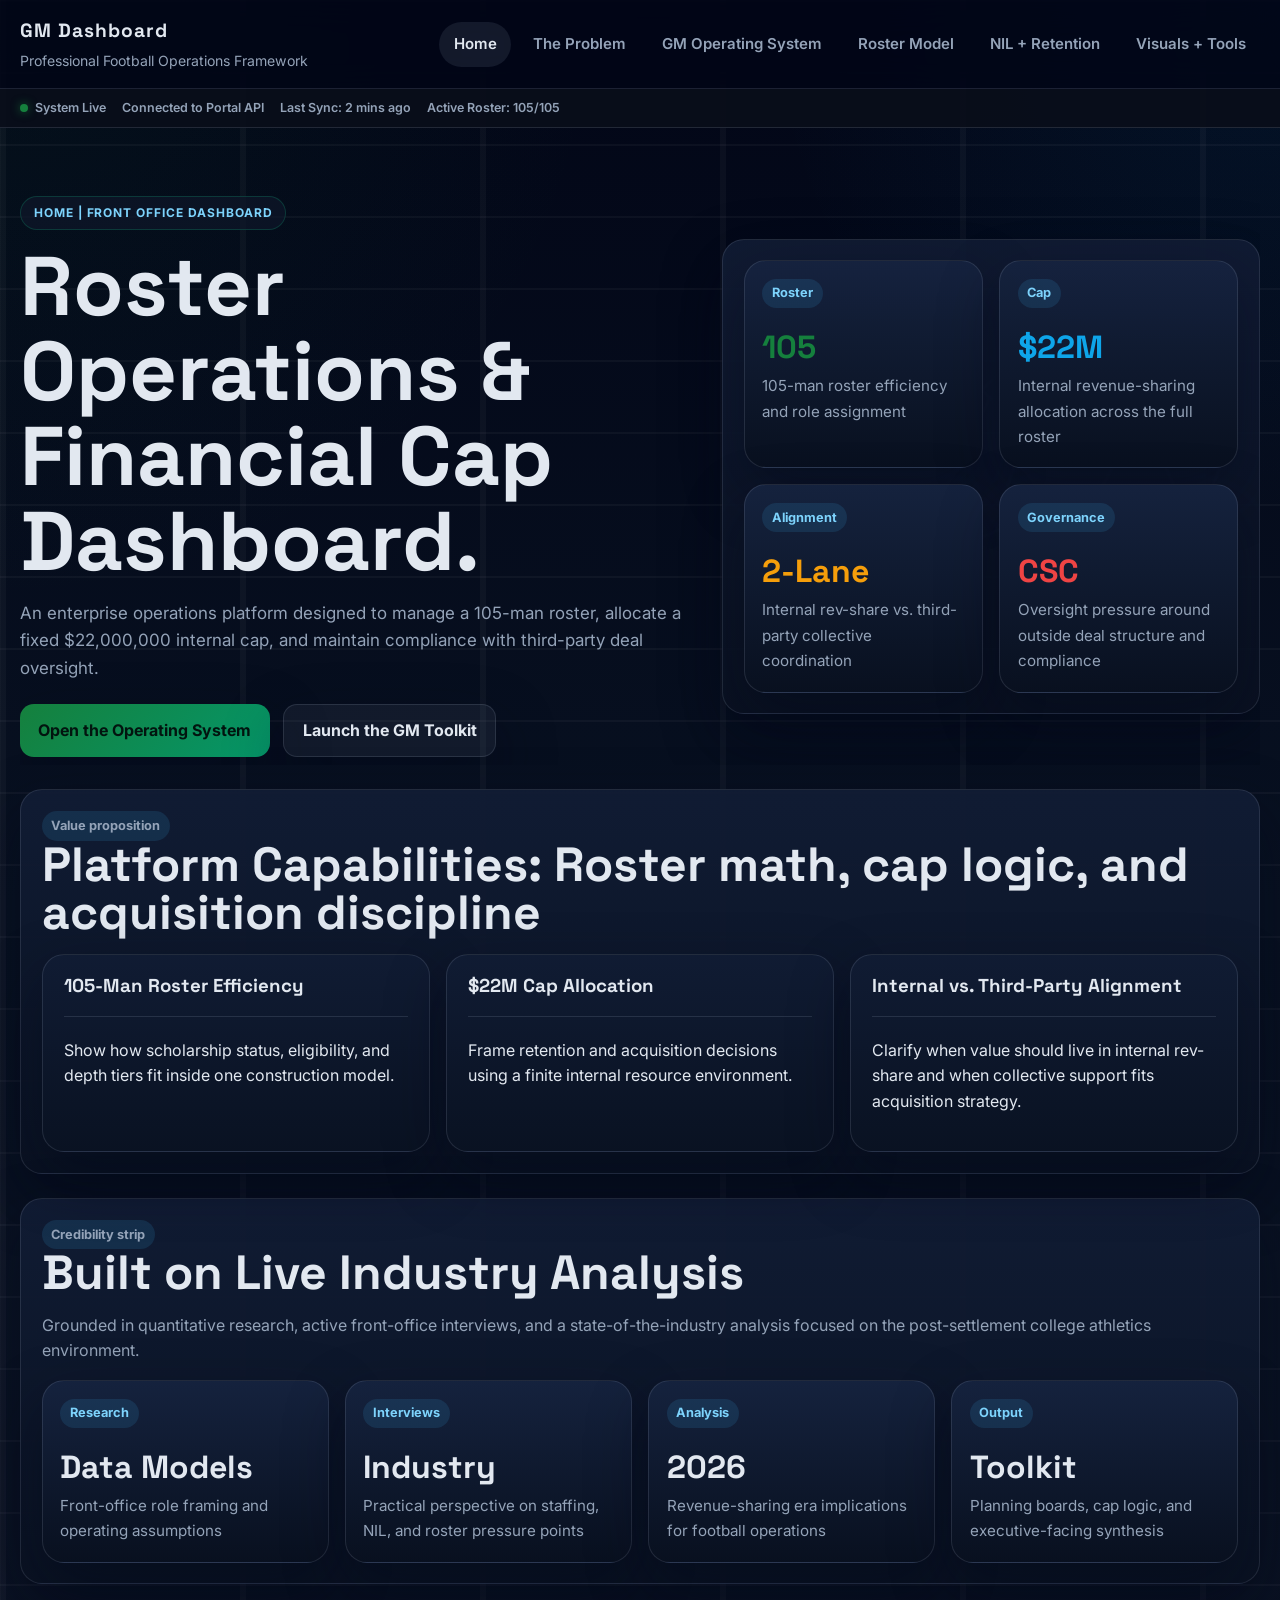
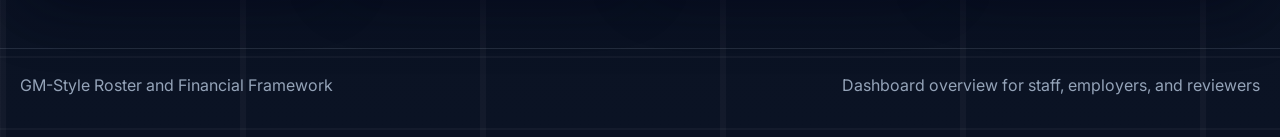
<file: index.html>
<!DOCTYPE html>
<html lang="en">

<head>
  <meta charset="UTF-8">
  <meta name="viewport" content="width=device-width, initial-scale=1.0">
  <title>Roster Operations &amp; Financial Cap Dashboard</title>
  <link rel="preconnect" href="https://fonts.googleapis.com">
  <link rel="preconnect" href="https://fonts.gstatic.com" crossorigin>
  <link
    href="https://fonts.googleapis.com/css2?family=Inter:wght@400;500;600;700&family=Space+Grotesk:wght@500;700&display=swap"
    rel="stylesheet">
  <link rel="stylesheet" href="styles.css">
</head>

<body>
  <div class="site-shell">
    <header class="topbar">
      <div class="topbar-inner">
        <a class="brand" href="index.html">
          <span class="brand-mark">GM Dashboard</span>
          <span class="brand-sub">Professional Football Operations Framework</span>
        </a>
        <button class="nav-toggle" data-nav-toggle aria-expanded="false" aria-label="Toggle navigation">Menu</button>
        <nav class="nav-links" data-nav>
          <a class="active" href="index.html">Home</a>
          <a href="problem.html">The Problem</a>
          <a href="gm-framework.html">GM Operating System</a>
          <a href="roster-model.html">Roster Model</a>
          <a href="nil-retention.html">NIL + Retention</a>
          <a href="visuals-tools.html">Visuals + Tools</a>
        </nav>
      </div>
    </header>

    <div class="status-bar">
      <div class="status-bar-inner">
        <span class="status-indicator"><span class="status-dot"></span>System Live</span>
        <span>Connected to Portal API</span>
        <span>Last Sync: 2 mins ago</span>
        <span>Active Roster: 105/105</span>
      </div>
    </div>

    <main>
      <div class="container">
        <section class="hero">
          <svg class="hero-playbook" viewBox="0 0 420 320" fill="none" aria-hidden="true">
            <g stroke="#7c93b8" stroke-width="3" stroke-linecap="round" stroke-linejoin="round">
              <circle cx="80" cy="95" r="14"></circle>
              <circle cx="150" cy="135" r="14"></circle>
              <circle cx="225" cy="88" r="14"></circle>
              <path d="M300 90c10-10 28-10 38 0 10 10 10 28 0 38-10 10-28 10-38 0-10-10-10-28 0-38Z"></path>
              <path d="M66 160c25-18 42-39 52-66"></path>
              <path d="M136 182c9-26 12-50 10-74"></path>
              <path d="M212 160c28-20 47-43 55-71"></path>
              <path d="M301 180c-12-22-16-44-13-67"></path>
              <path d="M60 245c40-2 75-18 107-47"></path>
              <path d="M171 244c30-19 53-46 69-79"></path>
              <path d="M266 247c42-14 69-42 82-83"></path>
              <path d="M101 96l18-18"></path>
              <path d="M101 78 119 96"></path>
              <path d="M171 136l18-18"></path>
              <path d="M171 118 189 136"></path>
              <path d="M247 89l18-18"></path>
              <path d="M247 71 265 89"></path>
              <path d="M340 112 361 92"></path>
              <path d="M340 92 361 112"></path>
            </g>
          </svg>
          <div class="hero-copy">
            <span class="eyebrow">Home | Front office dashboard</span>
            <h1>Roster Operations &amp; Financial Cap Dashboard.</h1>
            <p class="lead">An enterprise operations platform designed to manage a 105-man roster, allocate a fixed
              $22,000,000 internal cap, and maintain compliance with third-party deal oversight.</p>
            <div class="hero-actions">
              <a class="button-link" href="gm-framework.html">Open the Operating System</a>
              <a class="button-link secondary" href="visuals-tools.html">Launch the GM Toolkit</a>
            </div>
          </div>
          <aside class="hero-panel">
            <div class="hero-stat-grid">
              <div class="stat-card">
                <span class="tag">Roster</span>
                <span class="metric success">105</span>
                <span class="metric-detail">105-man roster efficiency and role assignment</span>
              </div>
              <div class="stat-card">
                <span class="tag">Cap</span>
                <span class="metric info">$22M</span>
                <span class="metric-detail">Internal revenue-sharing allocation across the full roster</span>
              </div>
              <div class="stat-card">
                <span class="tag">Alignment</span>
                <span class="metric warn">2-Lane</span>
                <span class="metric-detail">Internal rev-share vs. third-party collective coordination</span>
              </div>
              <div class="stat-card">
                <span class="tag">Governance</span>
                <span class="metric alert">CSC</span>
                <span class="metric-detail">Oversight pressure around outside deal structure and compliance</span>
              </div>
            </div>
          </aside>
        </section>

        <section class="panel">
          <div class="section-head">
            <div>
              <p class="tag">Value proposition</p>
              <h2>Platform Capabilities: Roster math, cap logic, and acquisition discipline</h2>
            </div>
          </div>
          <div class="three-grid">
            <article class="card">
              <h3>105-Man Roster Efficiency</h3>
              <hr>
              <p>Show how scholarship status, eligibility, and depth tiers fit inside one construction model.</p>
            </article>
            <article class="card">
              <h3>$22M Cap Allocation</h3>
              <hr>
              <p>Frame retention and acquisition decisions using a finite internal resource environment.</p>
            </article>
            <article class="card">
              <h3>Internal vs. Third-Party Alignment</h3>
              <hr>
              <p>Clarify when value should live in internal rev-share and when collective support fits acquisition
                strategy.</p>
            </article>
          </div>
        </section>

        <section class="panel">
          <div class="section-head">
            <div>
              <p class="tag">Credibility strip</p>
              <h2>Built on Live Industry Analysis</h2>
            </div>
            <p class="muted">Grounded in quantitative research, active front-office interviews, and a
              state-of-the-industry analysis focused on the post-settlement college athletics environment.</p>
          </div>
          <div class="dashboard-grid">
            <div class="stat-card">
              <span class="tag">Research</span>
              <span class="metric">Data Models</span>
              <span class="metric-detail">Front-office role framing and operating assumptions</span>
            </div>
            <div class="stat-card">
              <span class="tag">Interviews</span>
              <span class="metric">Industry</span>
              <span class="metric-detail">Practical perspective on staffing, NIL, and roster pressure points</span>
            </div>
            <div class="stat-card">
              <span class="tag">Analysis</span>
              <span class="metric">2026</span>
              <span class="metric-detail">Revenue-sharing era implications for football operations</span>
            </div>
            <div class="stat-card">
              <span class="tag">Output</span>
              <span class="metric">Toolkit</span>
              <span class="metric-detail">Planning boards, cap logic, and executive-facing synthesis</span>
            </div>
          </div>
        </section>
      </div>
    </main>

    <footer class="footer">
      <div class="footer-inner">
        <span>GM-Style Roster and Financial Framework</span>
        <span>Dashboard overview for staff, employers, and reviewers</span>
      </div>
    </footer>
  </div>
  <script src="script.js"></script>
</body>

</html>
</file>
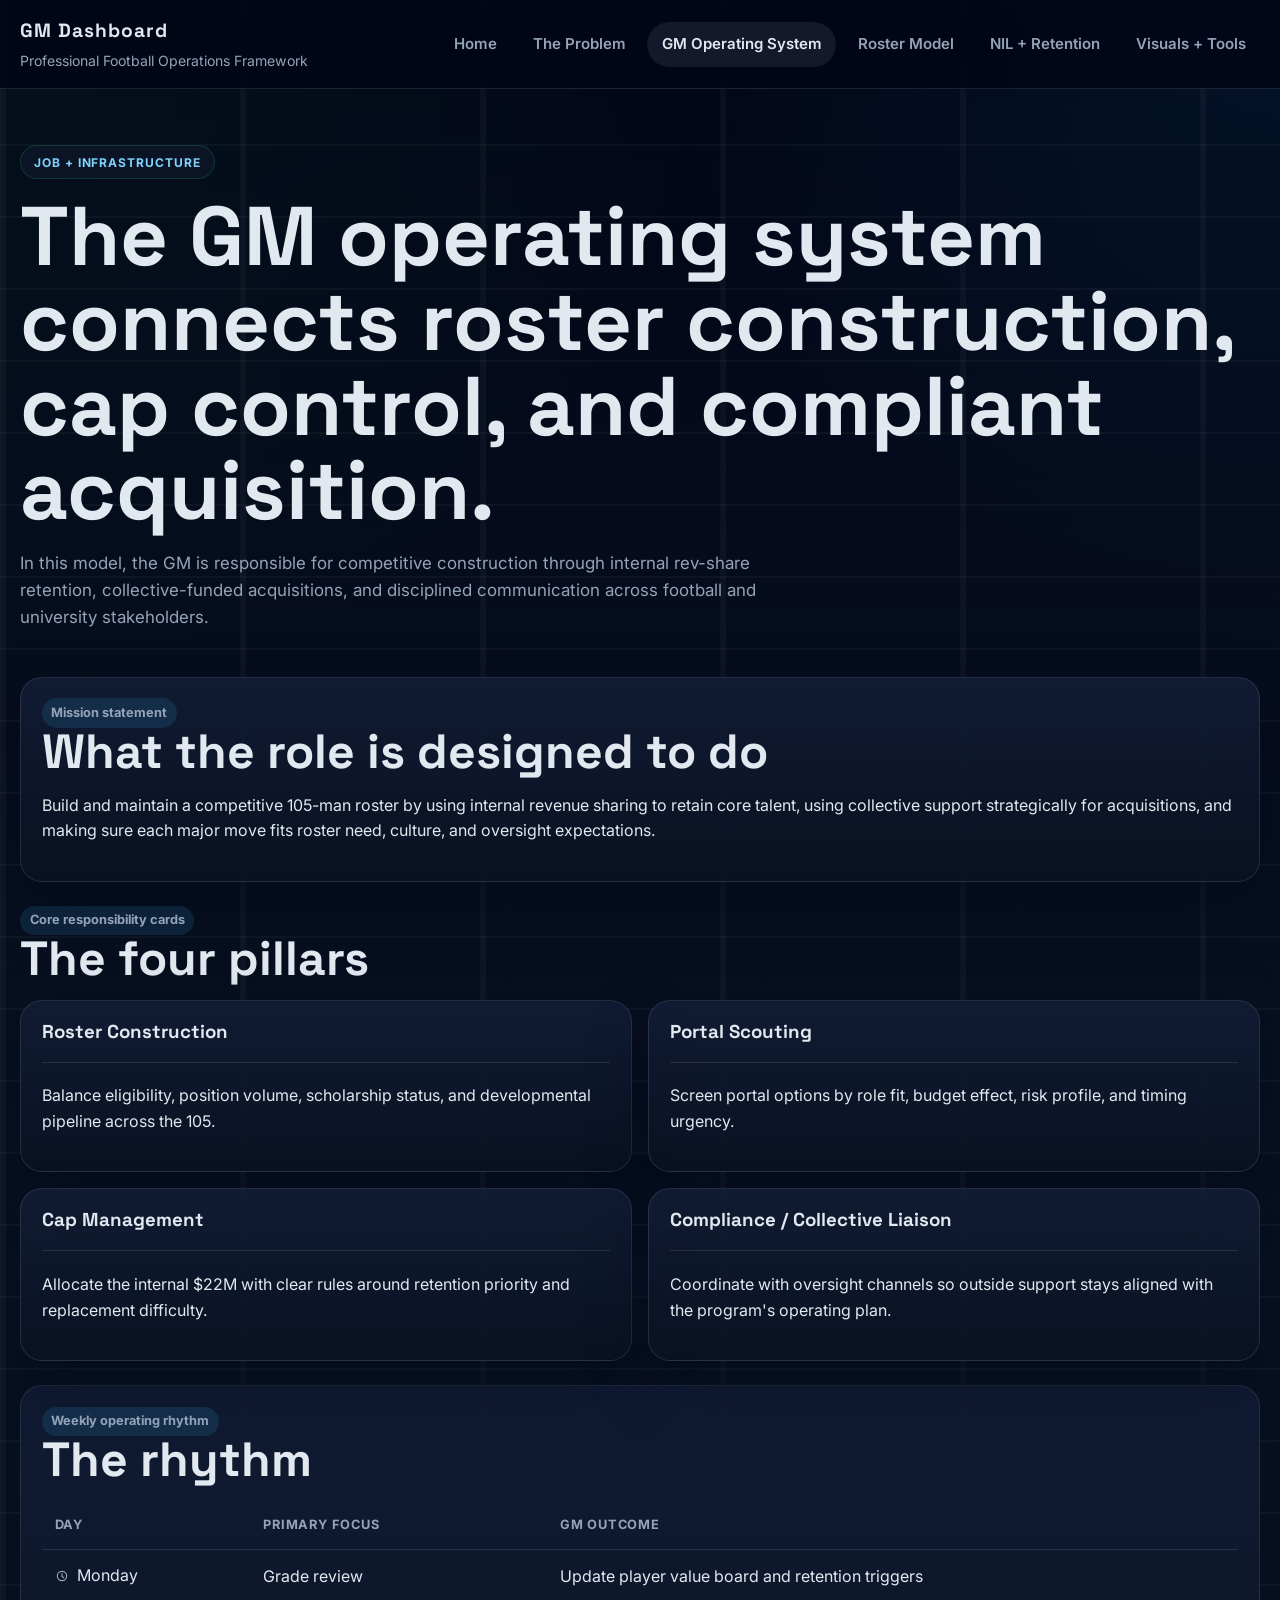
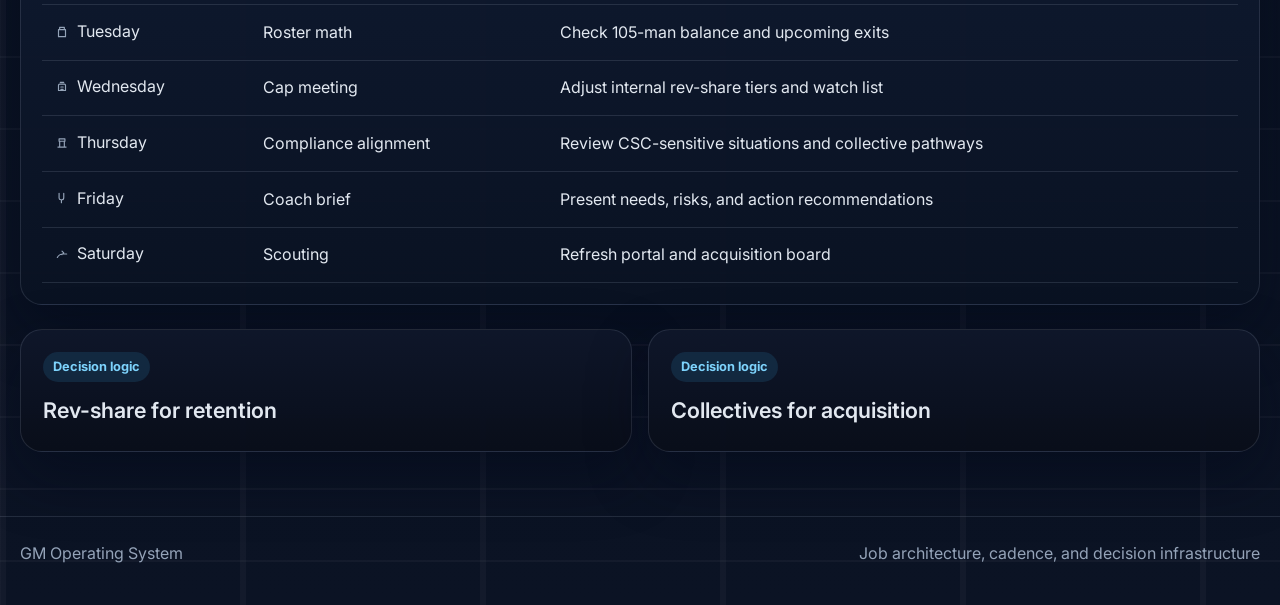
<file: gm-framework.html>
<!DOCTYPE html>
<html lang="en">
<head>
  <meta charset="UTF-8">
  <meta name="viewport" content="width=device-width, initial-scale=1.0">
  <title>GM Operating System | GM Dashboard</title>
  <link rel="preconnect" href="https://fonts.googleapis.com">
  <link rel="preconnect" href="https://fonts.gstatic.com" crossorigin>
  <link href="https://fonts.googleapis.com/css2?family=Inter:wght@400;500;600;700&family=Space+Grotesk:wght@500;700&display=swap" rel="stylesheet">
  <link rel="stylesheet" href="styles.css">
</head>
<body>
  <div class="site-shell">
    <header class="topbar">
      <div class="topbar-inner">
        <a class="brand" href="index.html">
          <span class="brand-mark">GM Dashboard</span>
          <span class="brand-sub">Professional Football Operations Framework</span>
        </a>
        <button class="nav-toggle" data-nav-toggle aria-expanded="false" aria-label="Toggle navigation">Menu</button>
        <nav class="nav-links" data-nav>
          <a href="index.html">Home</a>
          <a href="problem.html">The Problem</a>
          <a class="active" href="gm-framework.html">GM Operating System</a>
          <a href="roster-model.html">Roster Model</a>
          <a href="nil-retention.html">NIL + Retention</a>
          <a href="visuals-tools.html">Visuals + Tools</a>
        </nav>
      </div>
    </header>

    <main>
      <div class="container">
        <section class="page-hero">
          <div>
            <span class="eyebrow">Job + infrastructure</span>
            <h1>The GM operating system connects roster construction, cap control, and compliant acquisition.</h1>
            <p class="lead">In this model, the GM is responsible for competitive construction through internal rev-share retention, collective-funded acquisitions, and disciplined communication across football and university stakeholders.</p>
          </div>
        </section>

        <section class="panel">
          <div class="section-head">
            <div>
              <p class="tag">Mission statement</p>
              <h2>What the role is designed to do</h2>
            </div>
          </div>
          <p>Build and maintain a competitive 105-man roster by using internal revenue sharing to retain core talent, using collective support strategically for acquisitions, and making sure each major move fits roster need, culture, and oversight expectations.</p>
        </section>

        <section>
          <div class="section-head">
            <div>
              <p class="tag">Core responsibility cards</p>
              <h2>The four pillars</h2>
            </div>
          </div>
          <div class="four-grid">
            <article class="card">
              <h3>Roster Construction</h3>
              <hr>
              <p>Balance eligibility, position volume, scholarship status, and developmental pipeline across the 105.</p>
            </article>
            <article class="card">
              <h3>Portal Scouting</h3>
              <hr>
              <p>Screen portal options by role fit, budget effect, risk profile, and timing urgency.</p>
            </article>
            <article class="card">
              <h3>Cap Management</h3>
              <hr>
              <p>Allocate the internal $22M with clear rules around retention priority and replacement difficulty.</p>
            </article>
            <article class="card">
              <h3>Compliance / Collective Liaison</h3>
              <hr>
              <p>Coordinate with oversight channels so outside support stays aligned with the program's operating plan.</p>
            </article>
          </div>
        </section>

        <section class="panel">
          <div class="section-head">
            <div>
              <p class="tag">Weekly operating rhythm</p>
              <h2>The rhythm</h2>
            </div>
          </div>
          <div class="table-wrap">
            <table>
              <thead>
                <tr>
                  <th>Day</th>
                  <th>Primary focus</th>
                  <th>GM outcome</th>
                </tr>
              </thead>
              <tbody>
                <tr>
                  <td><span class="table-day"><svg viewBox="0 0 24 24" fill="none" aria-hidden="true"><path d="M12 8v5l3 2m5-3a8 8 0 1 1-16 0 8 8 0 0 1 16 0Z" stroke-width="2" stroke-linecap="round" stroke-linejoin="round"/></svg>Monday</span></td>
                  <td>Grade review</td>
                  <td>Update player value board and retention triggers</td>
                </tr>
                <tr>
                  <td><span class="table-day"><svg viewBox="0 0 24 24" fill="none" aria-hidden="true"><path d="M8 4h8v4H8zm-2 4h12v12H6z" stroke-width="2" stroke-linecap="round" stroke-linejoin="round"/></svg>Tuesday</span></td>
                  <td>Roster math</td>
                  <td>Check 105-man balance and upcoming exits</td>
                </tr>
                <tr>
                  <td><span class="table-day"><svg viewBox="0 0 24 24" fill="none" aria-hidden="true"><path d="M9 4h6m-7 3h8a2 2 0 0 1 2 2v9H6V9a2 2 0 0 1 2-2Zm2 5h4m-4 4h4" stroke-width="2" stroke-linecap="round" stroke-linejoin="round"/></svg>Wednesday</span></td>
                  <td>Cap meeting</td>
                  <td>Adjust internal rev-share tiers and watch list</td>
                </tr>
                <tr>
                  <td><span class="table-day"><svg viewBox="0 0 24 24" fill="none" aria-hidden="true"><path d="M7 5h10v4H7zm1 4v10m8-10v10M5 19h14" stroke-width="2" stroke-linecap="round" stroke-linejoin="round"/></svg>Thursday</span></td>
                  <td>Compliance alignment</td>
                  <td>Review CSC-sensitive situations and collective pathways</td>
                </tr>
                <tr>
                  <td><span class="table-day"><svg viewBox="0 0 24 24" fill="none" aria-hidden="true"><path d="M7 4v8m0 0c0 1.5 1 3 3 3h1v5m-4-8V4m8 0v7m0 0c0 2-1 4-3 4" stroke-width="2" stroke-linecap="round" stroke-linejoin="round"/></svg>Friday</span></td>
                  <td>Coach brief</td>
                  <td>Present needs, risks, and action recommendations</td>
                </tr>
                <tr>
                  <td><span class="table-day"><svg viewBox="0 0 24 24" fill="none" aria-hidden="true"><path d="M4 18c2-4 6-6 10-6h6m-8-5 3 3-3 3" stroke-width="2" stroke-linecap="round" stroke-linejoin="round"/></svg>Saturday</span></td>
                  <td>Scouting</td>
                  <td>Refresh portal and acquisition board</td>
                </tr>
              </tbody>
            </table>
          </div>
        </section>

        <section class="two-grid">
          <article class="formula-block">
            <span class="tag">Decision logic</span>
            <div class="formula">Rev-share for retention</div>
          </article>
          <article class="formula-block">
            <span class="tag">Decision logic</span>
            <div class="formula">Collectives for acquisition</div>
          </article>
        </section>
      </div>
    </main>

    <footer class="footer">
      <div class="footer-inner">
        <span>GM Operating System</span>
        <span>Job architecture, cadence, and decision infrastructure</span>
      </div>
    </footer>
  </div>
  <script src="script.js"></script>
</body>
</html>
</file>
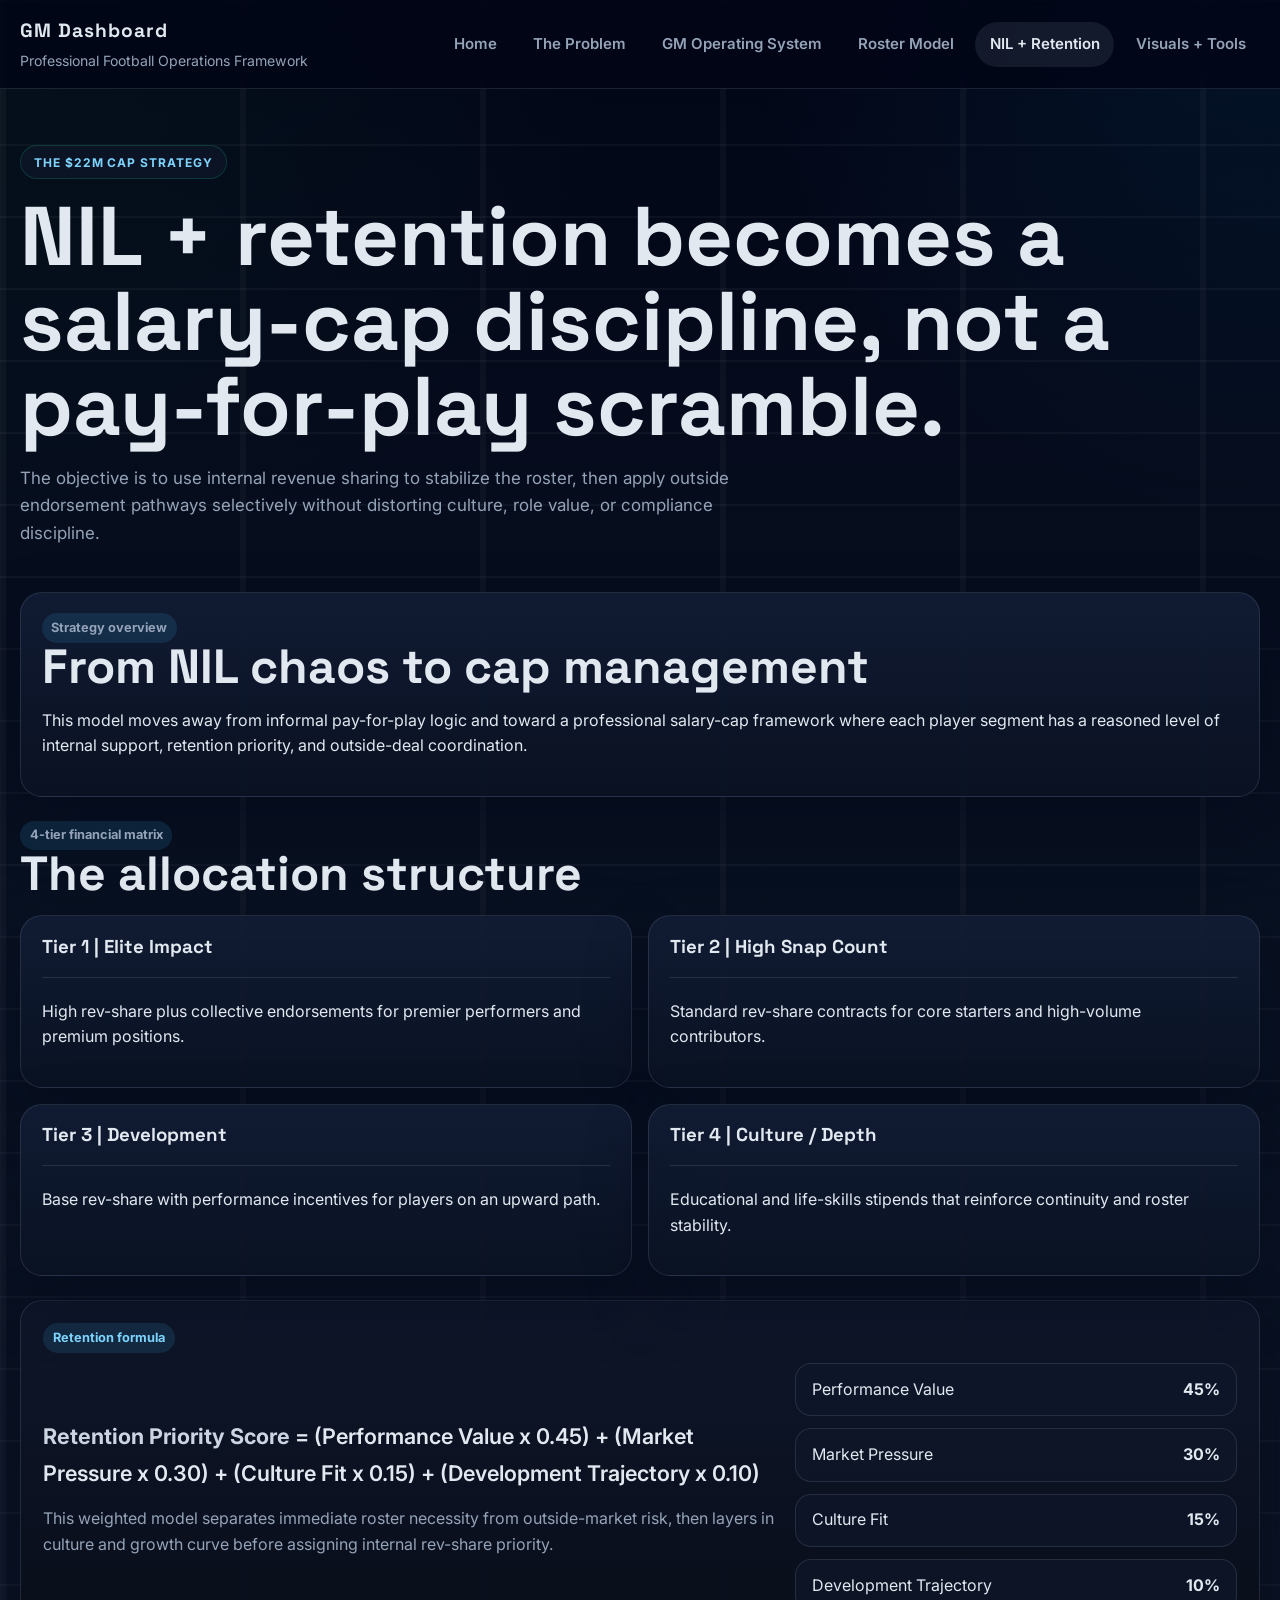
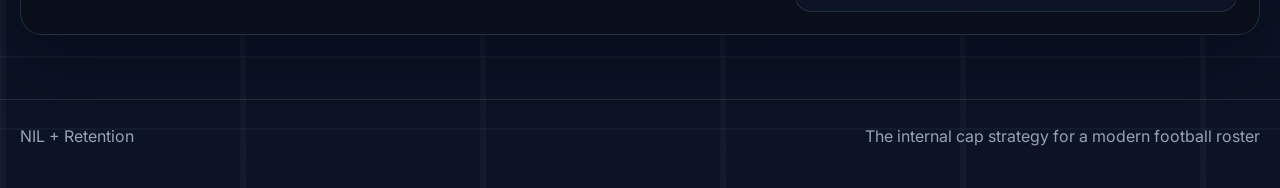
<file: nil-retention.html>
<!DOCTYPE html>
<html lang="en">
<head>
  <meta charset="UTF-8">
  <meta name="viewport" content="width=device-width, initial-scale=1.0">
  <title>NIL + Retention | GM Dashboard</title>
  <link rel="preconnect" href="https://fonts.googleapis.com">
  <link rel="preconnect" href="https://fonts.gstatic.com" crossorigin>
  <link href="https://fonts.googleapis.com/css2?family=Inter:wght@400;500;600;700&family=Space+Grotesk:wght@500;700&display=swap" rel="stylesheet">
  <link rel="stylesheet" href="styles.css">
</head>
<body>
  <div class="site-shell">
    <header class="topbar">
      <div class="topbar-inner">
        <a class="brand" href="index.html">
          <span class="brand-mark">GM Dashboard</span>
          <span class="brand-sub">Professional Football Operations Framework</span>
        </a>
        <button class="nav-toggle" data-nav-toggle aria-expanded="false" aria-label="Toggle navigation">Menu</button>
        <nav class="nav-links" data-nav>
          <a href="index.html">Home</a>
          <a href="problem.html">The Problem</a>
          <a href="gm-framework.html">GM Operating System</a>
          <a href="roster-model.html">Roster Model</a>
          <a class="active" href="nil-retention.html">NIL + Retention</a>
          <a href="visuals-tools.html">Visuals + Tools</a>
        </nav>
      </div>
    </header>

    <main>
      <div class="container">
        <section class="page-hero">
          <div>
            <span class="eyebrow">The $22M cap strategy</span>
            <h1>NIL + retention becomes a salary-cap discipline, not a pay-for-play scramble.</h1>
            <p class="lead">The objective is to use internal revenue sharing to stabilize the roster, then apply outside endorsement pathways selectively without distorting culture, role value, or compliance discipline.</p>
          </div>
        </section>

        <section class="panel">
          <div class="section-head">
            <div>
              <p class="tag">Strategy overview</p>
              <h2>From NIL chaos to cap management</h2>
            </div>
          </div>
          <p>This model moves away from informal pay-for-play logic and toward a professional salary-cap framework where each player segment has a reasoned level of internal support, retention priority, and outside-deal coordination.</p>
        </section>

        <section>
          <div class="section-head">
            <div>
              <p class="tag">4-tier financial matrix</p>
              <h2>The allocation structure</h2>
            </div>
          </div>
          <div class="four-grid">
            <article class="card">
              <h3>Tier 1 | Elite Impact</h3>
              <hr>
              <p>High rev-share plus collective endorsements for premier performers and premium positions.</p>
            </article>
            <article class="card">
              <h3>Tier 2 | High Snap Count</h3>
              <hr>
              <p>Standard rev-share contracts for core starters and high-volume contributors.</p>
            </article>
            <article class="card">
              <h3>Tier 3 | Development</h3>
              <hr>
              <p>Base rev-share with performance incentives for players on an upward path.</p>
            </article>
            <article class="card">
              <h3>Tier 4 | Culture / Depth</h3>
              <hr>
              <p>Educational and life-skills stipends that reinforce continuity and roster stability.</p>
            </article>
          </div>
        </section>

        <section class="formula-block">
          <span class="tag">Retention formula</span>
          <div class="formula-grid">
            <div>
              <div class="formula"><span class="formula-emphasis">Retention Priority Score</span> = (Performance Value x 0.45) + (Market Pressure x 0.30) + (Culture Fit x 0.15) + (Development Trajectory x 0.10)</div>
              <p class="muted" style="margin-top: 0.9rem;">This weighted model separates immediate roster necessity from outside-market risk, then layers in culture and growth curve before assigning internal rev-share priority.</p>
            </div>
            <div class="formula-notes">
              <div class="formula-metric">
                <span>Performance Value</span>
                <strong>45%</strong>
              </div>
              <div class="formula-metric">
                <span>Market Pressure</span>
                <strong>30%</strong>
              </div>
              <div class="formula-metric">
                <span>Culture Fit</span>
                <strong>15%</strong>
              </div>
              <div class="formula-metric">
                <span>Development Trajectory</span>
                <strong>10%</strong>
              </div>
            </div>
          </div>
        </section>
      </div>
    </main>

    <footer class="footer">
      <div class="footer-inner">
        <span>NIL + Retention</span>
        <span>The internal cap strategy for a modern football roster</span>
      </div>
    </footer>
  </div>
  <script src="script.js"></script>
</body>
</html>
</file>
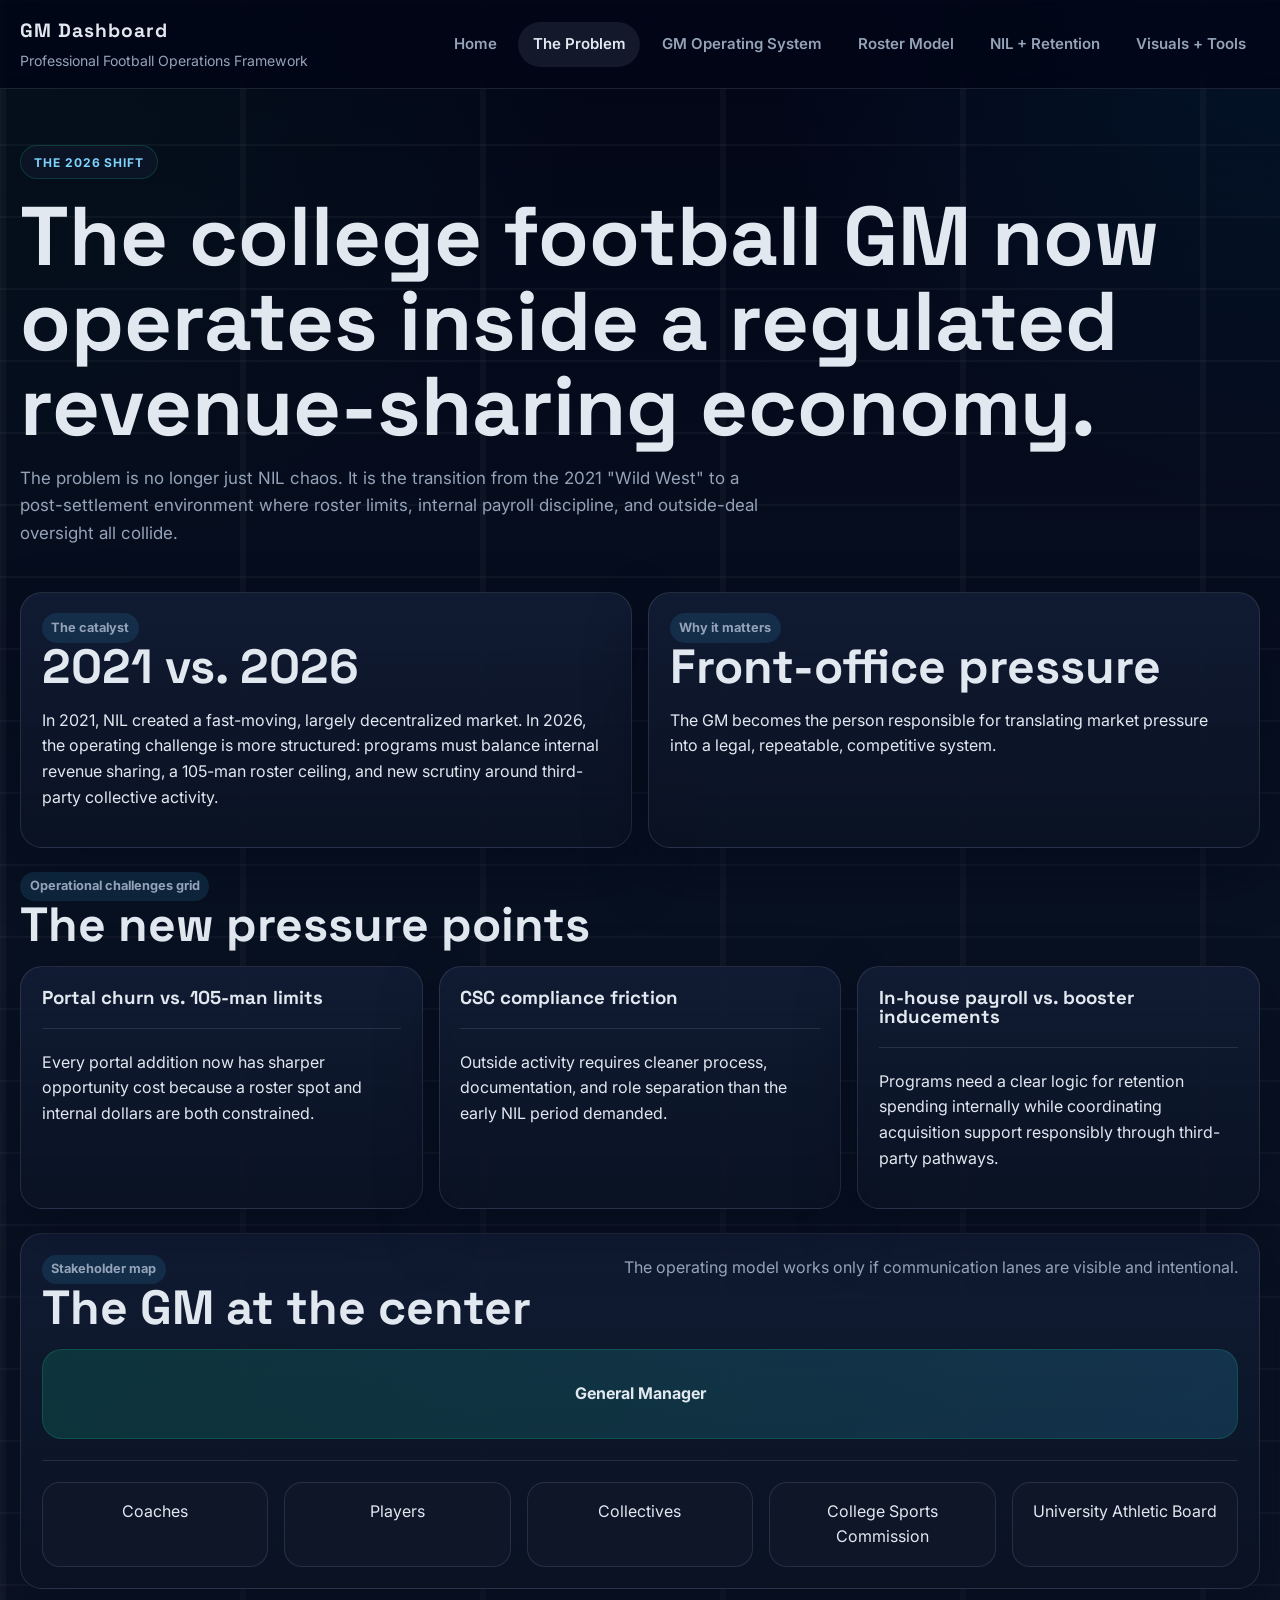
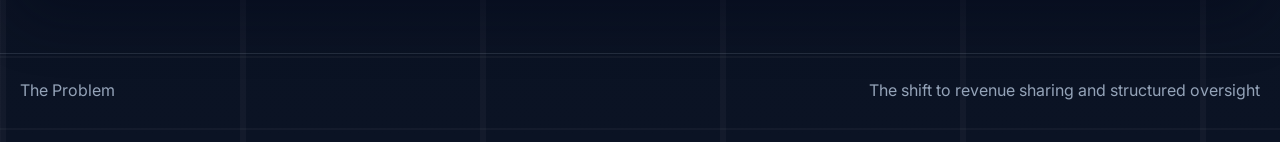
<file: problem.html>
<!DOCTYPE html>
<html lang="en">
<head>
  <meta charset="UTF-8">
  <meta name="viewport" content="width=device-width, initial-scale=1.0">
  <title>The Problem | GM Dashboard</title>
  <link rel="preconnect" href="https://fonts.googleapis.com">
  <link rel="preconnect" href="https://fonts.gstatic.com" crossorigin>
  <link href="https://fonts.googleapis.com/css2?family=Inter:wght@400;500;600;700&family=Space+Grotesk:wght@500;700&display=swap" rel="stylesheet">
  <link rel="stylesheet" href="styles.css">
</head>
<body>
  <div class="site-shell">
    <header class="topbar">
      <div class="topbar-inner">
        <a class="brand" href="index.html">
          <span class="brand-mark">GM Dashboard</span>
          <span class="brand-sub">Professional Football Operations Framework</span>
        </a>
        <button class="nav-toggle" data-nav-toggle aria-expanded="false" aria-label="Toggle navigation">Menu</button>
        <nav class="nav-links" data-nav>
          <a href="index.html">Home</a>
          <a class="active" href="problem.html">The Problem</a>
          <a href="gm-framework.html">GM Operating System</a>
          <a href="roster-model.html">Roster Model</a>
          <a href="nil-retention.html">NIL + Retention</a>
          <a href="visuals-tools.html">Visuals + Tools</a>
        </nav>
      </div>
    </header>

    <main>
      <div class="container">
        <section class="page-hero">
          <div>
            <span class="eyebrow">The 2026 shift</span>
            <h1>The college football GM now operates inside a regulated revenue-sharing economy.</h1>
            <p class="lead">The problem is no longer just NIL chaos. It is the transition from the 2021 "Wild West" to a post-settlement environment where roster limits, internal payroll discipline, and outside-deal oversight all collide.</p>
          </div>
        </section>

        <section class="two-grid">
          <article class="panel">
            <div class="section-head">
              <div>
                <p class="tag">The catalyst</p>
                <h2>2021 vs. 2026</h2>
              </div>
            </div>
            <p>In 2021, NIL created a fast-moving, largely decentralized market. In 2026, the operating challenge is more structured: programs must balance internal revenue sharing, a 105-man roster ceiling, and new scrutiny around third-party collective activity.</p>
          </article>
          <article class="panel">
            <div class="section-head">
              <div>
                <p class="tag">Why it matters</p>
                <h2>Front-office pressure</h2>
              </div>
            </div>
            <p>The GM becomes the person responsible for translating market pressure into a legal, repeatable, competitive system.</p>
          </article>
        </section>

        <section>
          <div class="section-head">
            <div>
              <p class="tag">Operational challenges grid</p>
              <h2>The new pressure points</h2>
            </div>
          </div>
          <div class="three-grid">
            <article class="card">
              <h3>Portal churn vs. 105-man limits</h3>
              <hr>
              <p>Every portal addition now has sharper opportunity cost because a roster spot and internal dollars are both constrained.</p>
            </article>
            <article class="card">
              <h3>CSC compliance friction</h3>
              <hr>
              <p>Outside activity requires cleaner process, documentation, and role separation than the early NIL period demanded.</p>
            </article>
            <article class="card">
              <h3>In-house payroll vs. booster inducements</h3>
              <hr>
              <p>Programs need a clear logic for retention spending internally while coordinating acquisition support responsibly through third-party pathways.</p>
            </article>
          </div>
        </section>

        <section class="panel">
          <div class="section-head">
            <div>
              <p class="tag">Stakeholder map</p>
              <h2>The GM at the center</h2>
            </div>
            <p class="muted">The operating model works only if communication lanes are visible and intentional.</p>
          </div>
          <div class="org-center">General Manager</div>
          <hr>
          <div class="org-grid">
            <div class="org-node">Coaches</div>
            <div class="org-node">Players</div>
            <div class="org-node">Collectives</div>
            <div class="org-node">College Sports Commission</div>
            <div class="org-node">University Athletic Board</div>
          </div>
        </section>
      </div>
    </main>

    <footer class="footer">
      <div class="footer-inner">
        <span>The Problem</span>
        <span>The shift to revenue sharing and structured oversight</span>
      </div>
    </footer>
  </div>
  <script src="script.js"></script>
</body>
</html>
</file>
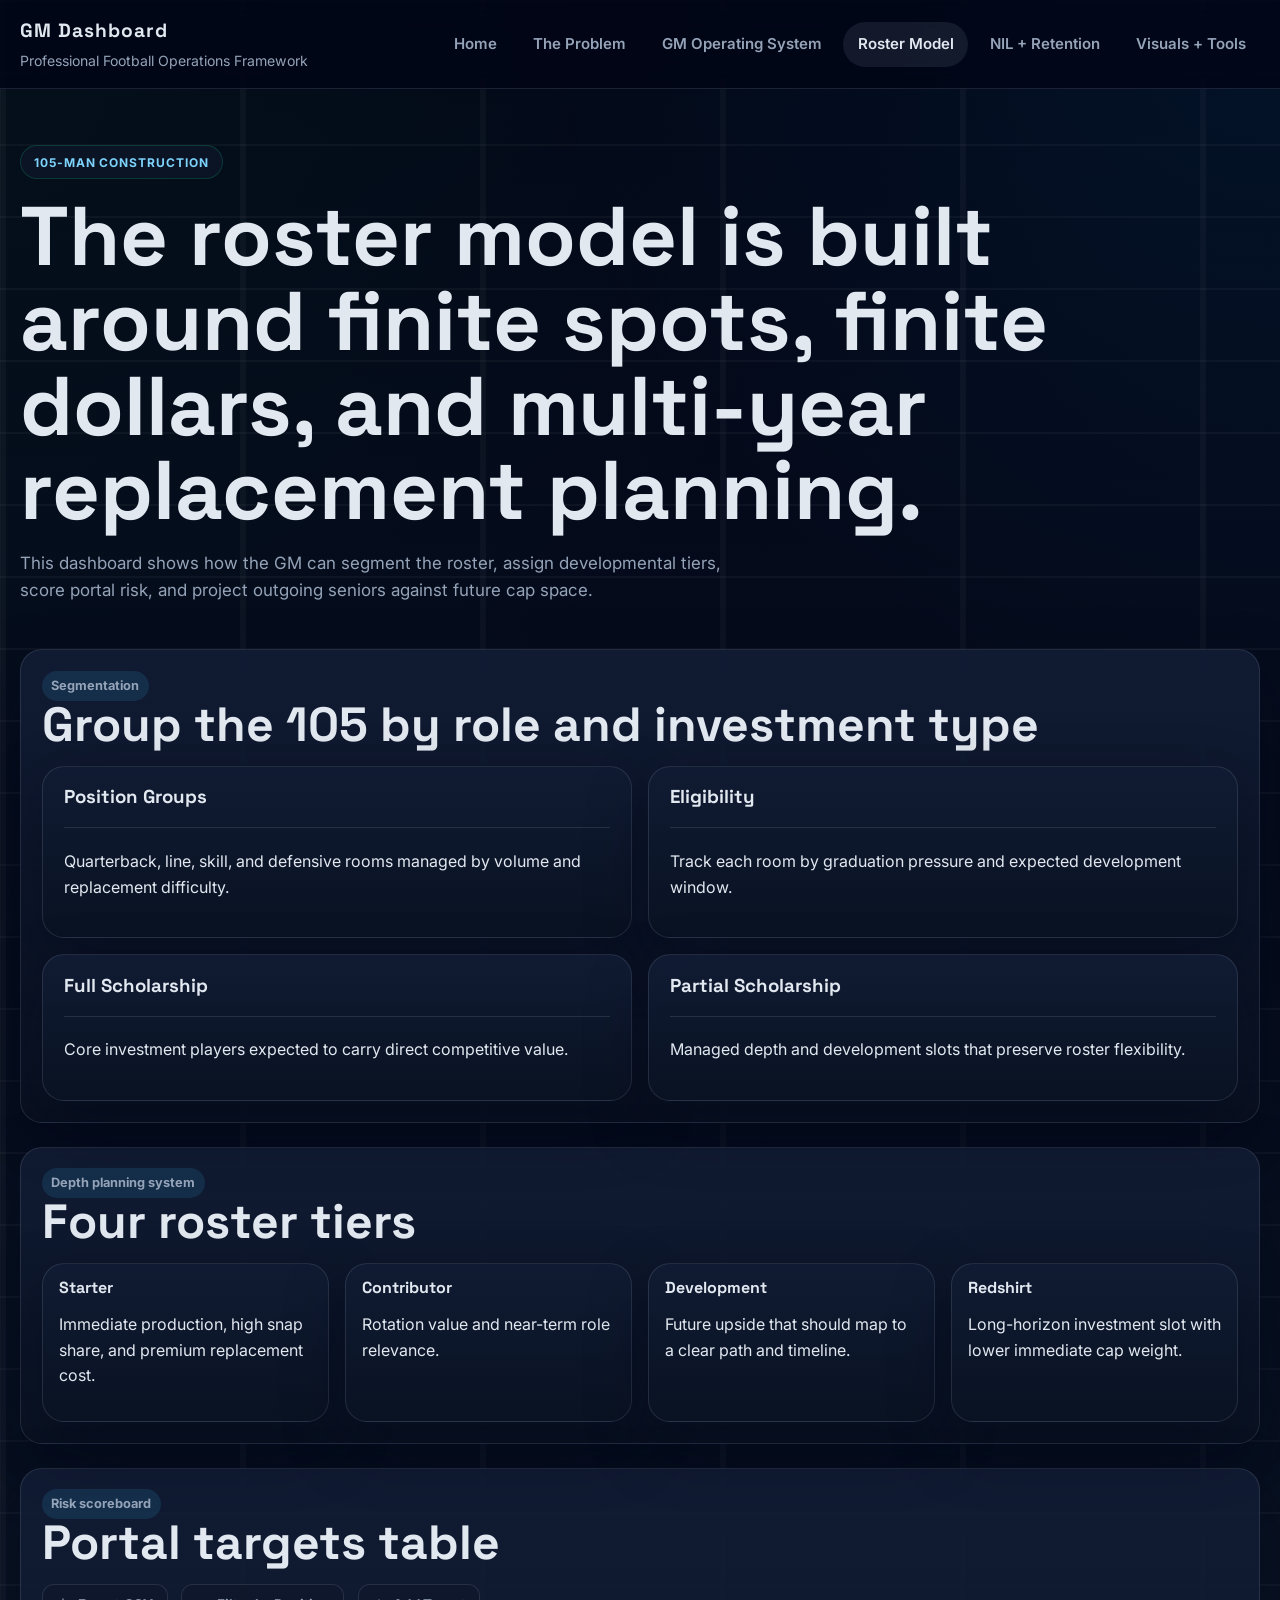
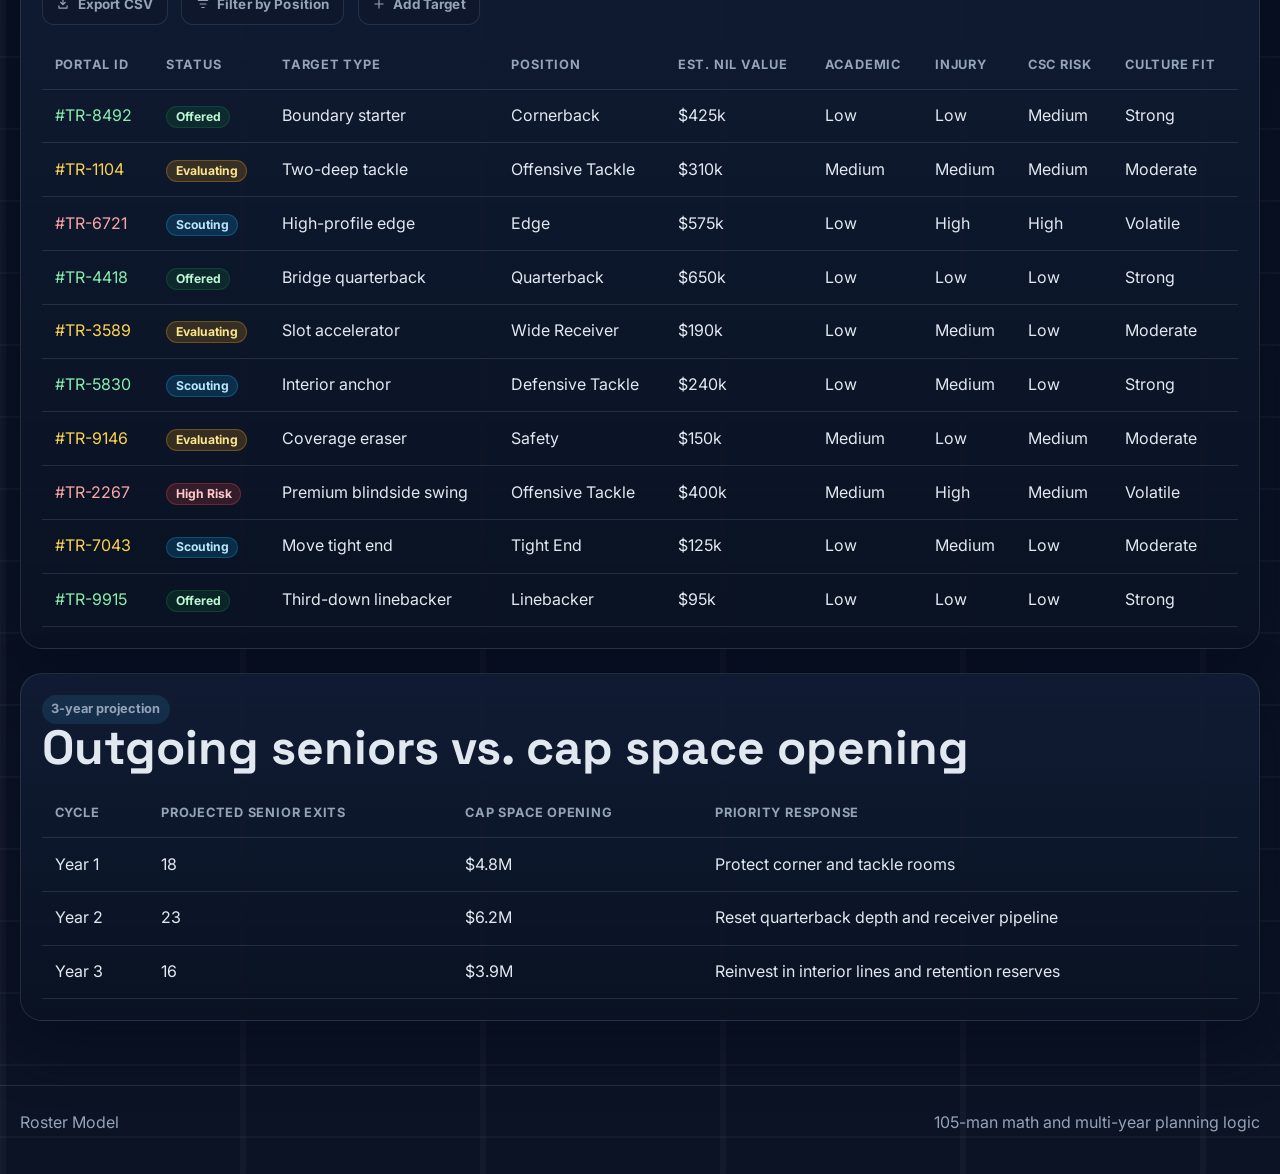
<file: roster-model.html>
<!DOCTYPE html>
<html lang="en">
<head>
  <meta charset="UTF-8">
  <meta name="viewport" content="width=device-width, initial-scale=1.0">
  <title>Roster Model | GM Dashboard</title>
  <link rel="preconnect" href="https://fonts.googleapis.com">
  <link rel="preconnect" href="https://fonts.gstatic.com" crossorigin>
  <link href="https://fonts.googleapis.com/css2?family=Inter:wght@400;500;600;700&family=Space+Grotesk:wght@500;700&display=swap" rel="stylesheet">
  <link rel="stylesheet" href="styles.css">
</head>
<body>
  <div class="site-shell">
    <header class="topbar">
      <div class="topbar-inner">
        <a class="brand" href="index.html">
          <span class="brand-mark">GM Dashboard</span>
          <span class="brand-sub">Professional Football Operations Framework</span>
        </a>
        <button class="nav-toggle" data-nav-toggle aria-expanded="false" aria-label="Toggle navigation">Menu</button>
        <nav class="nav-links" data-nav>
          <a href="index.html">Home</a>
          <a href="problem.html">The Problem</a>
          <a href="gm-framework.html">GM Operating System</a>
          <a class="active" href="roster-model.html">Roster Model</a>
          <a href="nil-retention.html">NIL + Retention</a>
          <a href="visuals-tools.html">Visuals + Tools</a>
        </nav>
      </div>
    </header>

    <main>
      <div class="container">
        <section class="page-hero">
          <div>
            <span class="eyebrow">105-man construction</span>
            <h1>The roster model is built around finite spots, finite dollars, and multi-year replacement planning.</h1>
            <p class="lead">This dashboard shows how the GM can segment the roster, assign developmental tiers, score portal risk, and project outgoing seniors against future cap space.</p>
          </div>
        </section>

        <section class="panel">
          <div class="section-head">
            <div>
              <p class="tag">Segmentation</p>
              <h2>Group the 105 by role and investment type</h2>
            </div>
          </div>
          <div class="four-grid">
            <article class="card">
              <h3>Position Groups</h3>
              <hr>
              <p>Quarterback, line, skill, and defensive rooms managed by volume and replacement difficulty.</p>
            </article>
            <article class="card">
              <h3>Eligibility</h3>
              <hr>
              <p>Track each room by graduation pressure and expected development window.</p>
            </article>
            <article class="card">
              <h3>Full Scholarship</h3>
              <hr>
              <p>Core investment players expected to carry direct competitive value.</p>
            </article>
            <article class="card">
              <h3>Partial Scholarship</h3>
              <hr>
              <p>Managed depth and development slots that preserve roster flexibility.</p>
            </article>
          </div>
        </section>

        <section class="panel">
          <div class="section-head">
            <div>
              <p class="tag">Depth planning system</p>
              <h2>Four roster tiers</h2>
            </div>
          </div>
          <div class="board-columns">
            <div class="board-column">
              <h4>Starter</h4>
              <p>Immediate production, high snap share, and premium replacement cost.</p>
            </div>
            <div class="board-column">
              <h4>Contributor</h4>
              <p>Rotation value and near-term role relevance.</p>
            </div>
            <div class="board-column">
              <h4>Development</h4>
              <p>Future upside that should map to a clear path and timeline.</p>
            </div>
            <div class="board-column">
              <h4>Redshirt</h4>
              <p>Long-horizon investment slot with lower immediate cap weight.</p>
            </div>
          </div>
        </section>

        <section class="panel">
          <div class="section-head">
            <div>
              <p class="tag">Risk scoreboard</p>
              <h2>Portal targets table</h2>
            </div>
          </div>
          <div class="cta-row" style="margin-top: 0; margin-bottom: 1rem;">
            <a class="ghost-button" href="#"><svg viewBox="0 0 24 24" fill="none" aria-hidden="true"><path d="M12 3v10m0 0 4-4m-4 4-4-4M5 15v4h14v-4" stroke-width="2" stroke-linecap="round" stroke-linejoin="round"/></svg>Export CSV</a>
            <a class="ghost-button" href="#"><svg viewBox="0 0 24 24" fill="none" aria-hidden="true"><path d="M4 6h16M7 12h10m-7 6h4" stroke-width="2" stroke-linecap="round" stroke-linejoin="round"/></svg>Filter by Position</a>
            <a class="ghost-button" href="#"><svg viewBox="0 0 24 24" fill="none" aria-hidden="true"><path d="M12 5v14M5 12h14" stroke-width="2" stroke-linecap="round" stroke-linejoin="round"/></svg>Add Target</a>
          </div>
          <div class="table-wrap">
            <table>
              <thead>
                <tr>
                  <th>Portal ID</th>
                  <th>Status</th>
                  <th>Target type</th>
                  <th>Position</th>
                  <th>Est. NIL Value</th>
                  <th>Academic</th>
                  <th>Injury</th>
                  <th>CSC risk</th>
                  <th>Culture fit</th>
                </tr>
              </thead>
              <tbody>
                <tr class="row-green">
                  <td>#TR-8492</td>
                  <td><span class="badge badge-green">Offered</span></td>
                  <td>Boundary starter</td>
                  <td>Cornerback</td>
                  <td>$425k</td>
                  <td>Low</td>
                  <td>Low</td>
                  <td>Medium</td>
                  <td>Strong</td>
                </tr>
                <tr class="row-yellow">
                  <td>#TR-1104</td>
                  <td><span class="badge badge-yellow">Evaluating</span></td>
                  <td>Two-deep tackle</td>
                  <td>Offensive Tackle</td>
                  <td>$310k</td>
                  <td>Medium</td>
                  <td>Medium</td>
                  <td>Medium</td>
                  <td>Moderate</td>
                </tr>
                <tr class="row-red">
                  <td>#TR-6721</td>
                  <td><span class="badge badge-blue">Scouting</span></td>
                  <td>High-profile edge</td>
                  <td>Edge</td>
                  <td>$575k</td>
                  <td>Low</td>
                  <td>High</td>
                  <td>High</td>
                  <td>Volatile</td>
                </tr>
                <tr class="row-green">
                  <td>#TR-4418</td>
                  <td><span class="badge badge-green">Offered</span></td>
                  <td>Bridge quarterback</td>
                  <td>Quarterback</td>
                  <td>$650k</td>
                  <td>Low</td>
                  <td>Low</td>
                  <td>Low</td>
                  <td>Strong</td>
                </tr>
                <tr class="row-yellow">
                  <td>#TR-3589</td>
                  <td><span class="badge badge-yellow">Evaluating</span></td>
                  <td>Slot accelerator</td>
                  <td>Wide Receiver</td>
                  <td>$190k</td>
                  <td>Low</td>
                  <td>Medium</td>
                  <td>Low</td>
                  <td>Moderate</td>
                </tr>
                <tr class="row-green">
                  <td>#TR-5830</td>
                  <td><span class="badge badge-blue">Scouting</span></td>
                  <td>Interior anchor</td>
                  <td>Defensive Tackle</td>
                  <td>$240k</td>
                  <td>Low</td>
                  <td>Medium</td>
                  <td>Low</td>
                  <td>Strong</td>
                </tr>
                <tr class="row-yellow">
                  <td>#TR-9146</td>
                  <td><span class="badge badge-yellow">Evaluating</span></td>
                  <td>Coverage eraser</td>
                  <td>Safety</td>
                  <td>$150k</td>
                  <td>Medium</td>
                  <td>Low</td>
                  <td>Medium</td>
                  <td>Moderate</td>
                </tr>
                <tr class="row-red">
                  <td>#TR-2267</td>
                  <td><span class="badge badge-red">High Risk</span></td>
                  <td>Premium blindside swing</td>
                  <td>Offensive Tackle</td>
                  <td>$400k</td>
                  <td>Medium</td>
                  <td>High</td>
                  <td>Medium</td>
                  <td>Volatile</td>
                </tr>
                <tr class="row-yellow">
                  <td>#TR-7043</td>
                  <td><span class="badge badge-blue">Scouting</span></td>
                  <td>Move tight end</td>
                  <td>Tight End</td>
                  <td>$125k</td>
                  <td>Low</td>
                  <td>Medium</td>
                  <td>Low</td>
                  <td>Moderate</td>
                </tr>
                <tr class="row-green">
                  <td>#TR-9915</td>
                  <td><span class="badge badge-green">Offered</span></td>
                  <td>Third-down linebacker</td>
                  <td>Linebacker</td>
                  <td>$95k</td>
                  <td>Low</td>
                  <td>Low</td>
                  <td>Low</td>
                  <td>Strong</td>
                </tr>
              </tbody>
            </table>
          </div>
        </section>

        <section class="panel">
          <div class="section-head">
            <div>
              <p class="tag">3-year projection</p>
              <h2>Outgoing seniors vs. cap space opening</h2>
            </div>
          </div>
          <div class="table-wrap">
            <table>
              <thead>
                <tr>
                  <th>Cycle</th>
                  <th>Projected senior exits</th>
                  <th>Cap space opening</th>
                  <th>Priority response</th>
                </tr>
              </thead>
              <tbody>
                <tr>
                  <td>Year 1</td>
                  <td>18</td>
                  <td>$4.8M</td>
                  <td>Protect corner and tackle rooms</td>
                </tr>
                <tr>
                  <td>Year 2</td>
                  <td>23</td>
                  <td>$6.2M</td>
                  <td>Reset quarterback depth and receiver pipeline</td>
                </tr>
                <tr>
                  <td>Year 3</td>
                  <td>16</td>
                  <td>$3.9M</td>
                  <td>Reinvest in interior lines and retention reserves</td>
                </tr>
              </tbody>
            </table>
          </div>
        </section>
      </div>
    </main>

    <footer class="footer">
      <div class="footer-inner">
        <span>Roster Model</span>
        <span>105-man math and multi-year planning logic</span>
      </div>
    </footer>
  </div>
  <script src="script.js"></script>
</body>
</html>
</file>
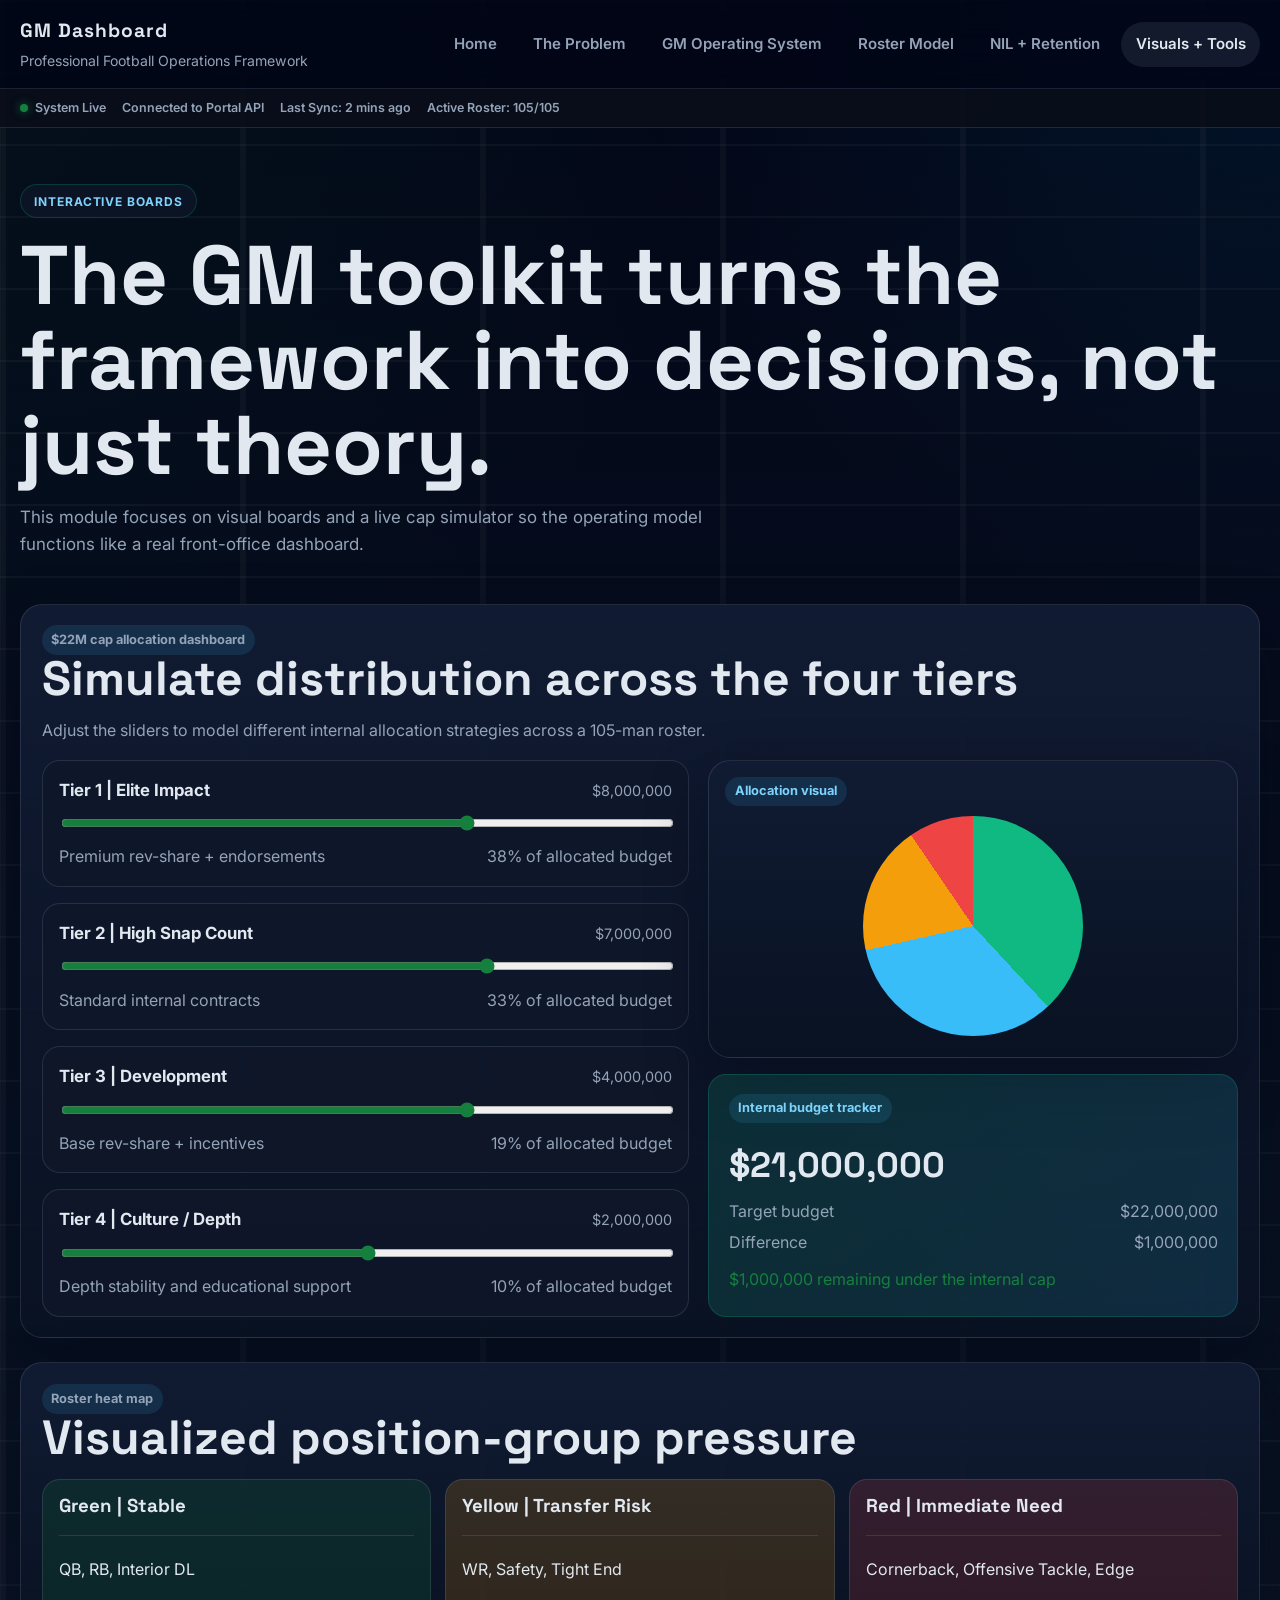
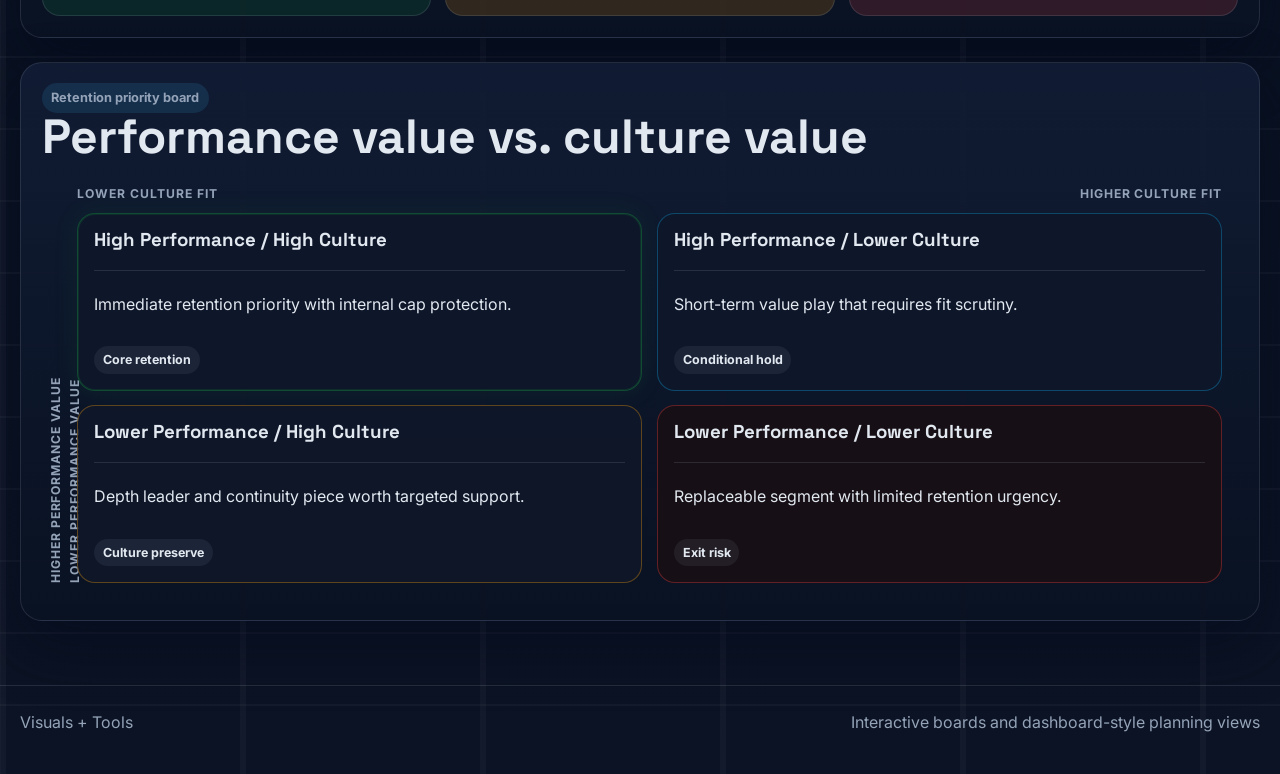
<file: visuals-tools.html>
<!DOCTYPE html>
<html lang="en">
<head>
  <meta charset="UTF-8">
  <meta name="viewport" content="width=device-width, initial-scale=1.0">
  <title>Visuals + Tools | GM Dashboard</title>
  <link rel="preconnect" href="https://fonts.googleapis.com">
  <link rel="preconnect" href="https://fonts.gstatic.com" crossorigin>
  <link href="https://fonts.googleapis.com/css2?family=Inter:wght@400;500;600;700&family=Space+Grotesk:wght@500;700&display=swap" rel="stylesheet">
  <link rel="stylesheet" href="styles.css">
</head>
<body>
  <div class="site-shell">
    <header class="topbar">
      <div class="topbar-inner">
        <a class="brand" href="index.html">
          <span class="brand-mark">GM Dashboard</span>
          <span class="brand-sub">Professional Football Operations Framework</span>
        </a>
        <button class="nav-toggle" data-nav-toggle aria-expanded="false" aria-label="Toggle navigation">Menu</button>
        <nav class="nav-links" data-nav>
          <a href="index.html">Home</a>
          <a href="problem.html">The Problem</a>
          <a href="gm-framework.html">GM Operating System</a>
          <a href="roster-model.html">Roster Model</a>
          <a href="nil-retention.html">NIL + Retention</a>
          <a class="active" href="visuals-tools.html">Visuals + Tools</a>
        </nav>
      </div>
    </header>

    <div class="status-bar">
      <div class="status-bar-inner">
        <span class="status-indicator"><span class="status-dot"></span>System Live</span>
        <span>Connected to Portal API</span>
        <span>Last Sync: 2 mins ago</span>
        <span>Active Roster: 105/105</span>
      </div>
    </div>

    <main>
      <div class="container">
        <section class="page-hero">
          <div>
            <span class="eyebrow">Interactive boards</span>
            <h1>The GM toolkit turns the framework into decisions, not just theory.</h1>
            <p class="lead">This module focuses on visual boards and a live cap simulator so the operating model functions like a real front-office dashboard.</p>
          </div>
        </section>

        <section class="visual" data-cap-dashboard>
          <div class="section-head">
            <div>
              <p class="tag">$22M cap allocation dashboard</p>
              <h2>Simulate distribution across the four tiers</h2>
            </div>
            <p class="muted">Adjust the sliders to model different internal allocation strategies across a 105-man roster.</p>
          </div>
          <div class="cap-dashboard">
            <div class="slider-group">
              <div class="slider-card">
                <div class="slider-head">
                  <strong>Tier 1 | Elite Impact</strong>
                  <span class="slider-meta" data-tier-amount></span>
                </div>
                <input type="range" min="0" max="12" step="0.5" value="8" data-tier-slider>
                <div class="cap-row">
                  <span>Premium rev-share + endorsements</span>
                  <span data-tier-percent></span>
                </div>
              </div>
              <div class="slider-card">
                <div class="slider-head">
                  <strong>Tier 2 | High Snap Count</strong>
                  <span class="slider-meta" data-tier-amount></span>
                </div>
                <input type="range" min="0" max="10" step="0.5" value="7" data-tier-slider>
                <div class="cap-row">
                  <span>Standard internal contracts</span>
                  <span data-tier-percent></span>
                </div>
              </div>
              <div class="slider-card">
                <div class="slider-head">
                  <strong>Tier 3 | Development</strong>
                  <span class="slider-meta" data-tier-amount></span>
                </div>
                <input type="range" min="0" max="6" step="0.5" value="4" data-tier-slider>
                <div class="cap-row">
                  <span>Base rev-share + incentives</span>
                  <span data-tier-percent></span>
                </div>
              </div>
              <div class="slider-card">
                <div class="slider-head">
                  <strong>Tier 4 | Culture / Depth</strong>
                  <span class="slider-meta" data-tier-amount></span>
                </div>
                <input type="range" min="0" max="4" step="0.5" value="2" data-tier-slider>
                <div class="cap-row">
                  <span>Depth stability and educational support</span>
                  <span data-tier-percent></span>
                </div>
              </div>
            </div>
            <div class="cap-summary">
              <div class="cap-card">
                <span class="tag">Allocation visual</span>
                <div data-cap-pie style="width: 220px; height: 220px; border-radius: 50%; margin: 0 auto;"></div>
              </div>
              <div class="cap-total">
                <span class="tag">Internal budget tracker</span>
                <strong data-total></strong>
                <div class="cap-row">
                  <span>Target budget</span>
                  <span>$22,000,000</span>
                </div>
                <div class="cap-row">
                  <span>Difference</span>
                  <span data-remaining></span>
                </div>
                <div style="margin-top: 0.7rem;" data-status></div>
              </div>
            </div>
          </div>
        </section>

        <section class="visual">
          <div class="section-head">
            <div>
              <p class="tag">Roster heat map</p>
              <h2>Visualized position-group pressure</h2>
            </div>
          </div>
          <div class="heat-grid">
            <div class="heat-card heat-stable">
              <h3>Green | Stable</h3>
              <hr>
              <p>QB, RB, Interior DL</p>
            </div>
            <div class="heat-card heat-watch">
              <h3>Yellow | Transfer Risk</h3>
              <hr>
              <p>WR, Safety, Tight End</p>
            </div>
            <div class="heat-card heat-need">
              <h3>Red | Immediate Need</h3>
              <hr>
              <p>Cornerback, Offensive Tackle, Edge</p>
            </div>
          </div>
        </section>

        <section class="visual">
          <div class="section-head">
            <div>
              <p class="tag">Retention priority board</p>
              <h2>Performance value vs. culture value</h2>
            </div>
          </div>
          <div class="matrix-panel">
            <div class="matrix-axis-x">
              <span>Lower Culture Fit</span>
              <span>Higher Culture Fit</span>
            </div>
            <div class="matrix-axis-y">
              <span>Higher Performance Value</span>
              <span>Lower Performance Value</span>
            </div>
            <div class="matrix">
            <div class="matrix-cell matrix-high-high">
              <h3>High Performance / High Culture</h3>
              <hr>
              <p>Immediate retention priority with internal cap protection.</p>
              <span class="matrix-kicker">Core retention</span>
            </div>
            <div class="matrix-cell matrix-high-low">
              <h3>High Performance / Lower Culture</h3>
              <hr>
              <p>Short-term value play that requires fit scrutiny.</p>
              <span class="matrix-kicker">Conditional hold</span>
            </div>
            <div class="matrix-cell matrix-low-high">
              <h3>Lower Performance / High Culture</h3>
              <hr>
              <p>Depth leader and continuity piece worth targeted support.</p>
              <span class="matrix-kicker">Culture preserve</span>
            </div>
            <div class="matrix-cell matrix-low-low">
              <h3>Lower Performance / Lower Culture</h3>
              <hr>
              <p>Replaceable segment with limited retention urgency.</p>
              <span class="matrix-kicker">Exit risk</span>
            </div>
          </div>
          </div>
        </section>
      </div>
    </main>

    <footer class="footer">
      <div class="footer-inner">
        <span>Visuals + Tools</span>
        <span>Interactive boards and dashboard-style planning views</span>
      </div>
    </footer>
  </div>
  <script src="script.js"></script>
</body>
</html>
</file>
<file: styles.css>
:root {
  --bg: #020617;
  --bg-soft: #0f172a;
  --panel: #111c34;
  --panel-2: #16233f;
  --panel-3: #1e293b;
  --line: rgba(148, 163, 184, 0.18);
  --ink: #e2e8f0;
  --muted: #94a3b8;
  --green: #15803d;
  --green-soft: rgba(21, 128, 61, 0.18);
  --red: #ef4444;
  --red-soft: rgba(239, 68, 68, 0.16);
  --yellow: #f59e0b;
  --yellow-soft: rgba(245, 158, 11, 0.16);
  --blue: #0ea5e9;
  --blue-soft: rgba(14, 165, 233, 0.16);
  --shadow: 0 24px 60px rgba(2, 6, 23, 0.42);
  --radius: 22px;
  --max: 1240px;
  --display: "Space Grotesk", "Segoe UI", sans-serif;
  --body: "Inter", "Segoe UI", sans-serif;
}

* {
  box-sizing: border-box;
}

html {
  scroll-behavior: smooth;
}

body {
  margin: 0;
  color: var(--ink);
  font-family: var(--body);
  background:
    linear-gradient(rgba(255, 255, 255, 0.025) 1px, transparent 1px),
    linear-gradient(90deg, rgba(255, 255, 255, 0.02) 1px, transparent 1px),
    linear-gradient(rgba(255, 255, 255, 0.035) 2px, transparent 2px),
    linear-gradient(90deg, rgba(255, 255, 255, 0.03) 6px, transparent 6px),
    radial-gradient(circle at top left, rgba(21, 128, 61, 0.08), transparent 28%),
    radial-gradient(circle at top right, rgba(14, 165, 233, 0.08), transparent 24%),
    linear-gradient(180deg, #020617 0%, #081121 52%, #0b1324 100%);
  background-size: 100% 100%, 100% 100%, 72px 72px, 240px 240px, 100% 100%, 100% 100%, 100% 100%;
  background-position: 0 0, 0 0, 0 0, 0 0, 0 0, 0 0, 0 0;
  line-height: 1.6;
}

a {
  color: inherit;
  text-decoration: none;
}

img,
svg,
canvas {
  display: block;
  max-width: 100%;
}

.site-shell {
  min-height: 100vh;
}

.topbar {
  position: sticky;
  top: 0;
  z-index: 30;
  background: rgba(2, 6, 23, 0.82);
  border-bottom: 1px solid var(--line);
  backdrop-filter: blur(18px);
}

.topbar-inner,
.container {
  width: min(var(--max), calc(100% - 2rem));
  margin: 0 auto;
}

.topbar-inner {
  display: flex;
  align-items: center;
  justify-content: space-between;
  gap: 1rem;
  padding: 1rem 0;
}

.brand {
  display: flex;
  flex-direction: column;
  gap: 0.2rem;
}

.brand-mark {
  font-family: var(--display);
  font-size: 1.2rem;
  font-weight: 700;
  letter-spacing: 0.05em;
}

.brand-sub {
  color: var(--muted);
  font-size: 0.88rem;
}

.nav-toggle {
  display: none;
  color: var(--ink);
  background: var(--panel);
  border: 1px solid var(--line);
  border-radius: 999px;
  padding: 0.65rem 0.9rem;
  font-weight: 700;
}

.nav-links {
  display: flex;
  align-items: center;
  flex-wrap: wrap;
  justify-content: flex-end;
  gap: 0.45rem;
}

.nav-links a {
  color: var(--muted);
  padding: 0.65rem 0.9rem;
  border-radius: 999px;
  font-size: 0.94rem;
  font-weight: 600;
}

.nav-links a.active,
.nav-links a:hover {
  background: rgba(148, 163, 184, 0.12);
  color: var(--ink);
}

main {
  padding: 2rem 0 4rem;
}

.container > section + section {
  margin-top: 1.5rem;
}

.hero,
.page-hero {
  display: grid;
  gap: 1.4rem;
}

.hero {
  grid-template-columns: 1.2fr 0.95fr;
  align-items: center;
  padding: 2.2rem 0 0.5rem;
  position: relative;
  overflow: hidden;
}

.hero-playbook {
  position: absolute;
  right: -2rem;
  top: 50%;
  transform: translateY(-50%);
  width: min(42%, 420px);
  min-width: 260px;
  pointer-events: none;
  opacity: 0.12;
  z-index: 0;
}

.hero-copy,
.hero-panel {
  position: relative;
  z-index: 1;
}

.page-hero {
  padding: 1.5rem 0 0.25rem;
}

.eyebrow {
  display: inline-flex;
  align-items: center;
  gap: 0.5rem;
  padding: 0.4rem 0.8rem;
  border-radius: 999px;
  border: 1px solid rgba(16, 185, 129, 0.22);
  color: #7dd3fc;
  background: rgba(15, 23, 42, 0.7);
  text-transform: uppercase;
  letter-spacing: 0.08em;
  font-size: 0.75rem;
  font-weight: 700;
}

h1,
h2,
h3,
h4 {
  font-family: var(--display);
  line-height: 1.02;
  margin: 0;
}

.hero-copy h1,
.page-hero h1 {
  margin-top: 0.9rem;
  font-size: clamp(2.8rem, 7vw, 5.2rem);
}

.lead {
  color: var(--muted);
  font-size: 1.06rem;
  max-width: 68ch;
}

.hero-actions,
.cta-row {
  display: flex;
  flex-wrap: wrap;
  gap: 0.85rem;
  margin-top: 1.4rem;
}

.button-link,
.button-link.secondary {
  display: inline-flex;
  align-items: center;
  justify-content: center;
  min-height: 48px;
  padding: 0.8rem 1.15rem;
  border-radius: 14px;
  font-weight: 700;
  transition: transform 0.18s ease, border-color 0.18s ease, background 0.18s ease;
}

.button-link {
  background: linear-gradient(135deg, var(--green), #059669);
  color: #02140f;
  box-shadow: var(--shadow);
}

.button-link.secondary {
  background: rgba(148, 163, 184, 0.08);
  border: 1px solid var(--line);
  color: var(--ink);
}

.ghost-button {
  display: inline-flex;
  align-items: center;
  gap: 0.45rem;
  min-height: 38px;
  padding: 0.55rem 0.85rem;
  border-radius: 12px;
  background: rgba(15, 23, 42, 0.68);
  border: 1px solid var(--line);
  color: var(--muted);
  font-size: 0.84rem;
  font-weight: 700;
  letter-spacing: 0.01em;
}

.ghost-button:hover {
  color: var(--ink);
  border-color: rgba(148, 163, 184, 0.28);
  background: rgba(30, 41, 59, 0.82);
}

.ghost-button svg {
  width: 14px;
  height: 14px;
  stroke: currentColor;
  flex: 0 0 auto;
}

.button-link:hover,
.button-link.secondary:hover {
  transform: translateY(-1px);
}

.panel,
.card,
.visual,
.download-box,
.hero-panel,
.board-column,
.stat-card,
.cap-card,
.formula-block {
  border-radius: var(--radius);
  border: 1px solid var(--line);
  background: linear-gradient(180deg, rgba(17, 28, 52, 0.94), rgba(10, 18, 34, 0.94));
  box-shadow: var(--shadow);
}

.panel,
.card,
.visual,
.download-box,
.hero-panel {
  padding: 1.3rem;
}

.section-head {
  display: flex;
  flex-wrap: wrap;
  justify-content: space-between;
  gap: 0.9rem;
  margin-bottom: 1rem;
}

.section-head h2 {
  font-size: clamp(1.9rem, 4vw, 3rem);
}

.section-head p,
.muted {
  margin: 0;
  color: var(--muted);
}

.status-bar {
  border-bottom: 1px solid var(--line);
  background: rgba(9, 14, 26, 0.92);
}

.status-bar-inner {
  width: min(var(--max), calc(100% - 2rem));
  margin: 0 auto;
  min-height: 38px;
  display: flex;
  align-items: center;
  gap: 1rem;
  flex-wrap: wrap;
  color: var(--muted);
  font-size: 0.78rem;
  font-weight: 600;
}

.status-indicator {
  display: inline-flex;
  align-items: center;
  gap: 0.45rem;
}

.status-dot {
  width: 8px;
  height: 8px;
  border-radius: 50%;
  background: var(--green);
  box-shadow: 0 0 10px rgba(21, 128, 61, 0.75);
}

.tag {
  display: inline-flex;
  padding: 0.28rem 0.6rem;
  border-radius: 999px;
  background: rgba(56, 189, 248, 0.12);
  color: #7dd3fc;
  font-size: 0.8rem;
  font-weight: 700;
  margin-bottom: 0.65rem;
}

hr {
  border: 0;
  border-top: 1px solid var(--line);
  margin: 1.3rem 0;
}

.hero-stat-grid,
.card-grid,
.three-grid,
.four-grid,
.two-grid,
.mini-grid,
.org-grid,
.workflow-grid,
.board-columns,
.dashboard-grid {
  display: grid;
  gap: 1rem;
}

.hero-stat-grid,
.four-grid {
  grid-template-columns: repeat(2, minmax(0, 1fr));
}

.two-grid {
  grid-template-columns: repeat(2, minmax(0, 1fr));
}

.three-grid {
  grid-template-columns: repeat(3, minmax(0, 1fr));
}

.mini-grid,
.card-grid,
.dashboard-grid {
  grid-template-columns: repeat(4, minmax(0, 1fr));
}

.stat-card {
  padding: 1.1rem;
  background: linear-gradient(180deg, rgba(22, 35, 63, 0.94), rgba(9, 16, 31, 0.94));
}

.metric {
  display: block;
  margin-top: 0.2rem;
  font-size: 2rem;
  font-family: var(--display);
  font-weight: 700;
}

.metric-detail {
  color: var(--muted);
  font-size: 0.95rem;
}

.success {
  color: var(--green);
}

.alert {
  color: var(--red);
}

.warn {
  color: var(--yellow);
}

.info {
  color: var(--blue);
}

.timeline {
  display: grid;
  gap: 0.8rem;
}

.timeline-row {
  display: grid;
  grid-template-columns: 130px 1fr;
  gap: 1rem;
  padding: 0.9rem 0;
  border-bottom: 1px solid var(--line);
}

.timeline-row:last-child {
  border-bottom: 0;
}

.timeline-row strong {
  color: var(--green);
}

.stakeholder-center,
.org-center {
  display: flex;
  align-items: center;
  justify-content: center;
  min-height: 90px;
  border-radius: 20px;
  background: linear-gradient(135deg, rgba(16, 185, 129, 0.18), rgba(56, 189, 248, 0.16));
  border: 1px solid rgba(16, 185, 129, 0.22);
  font-weight: 700;
  text-align: center;
}

.org-grid,
.workflow-grid {
  grid-template-columns: repeat(5, minmax(0, 1fr));
}

.org-node,
.workflow-step {
  border-radius: 18px;
  background: rgba(15, 23, 42, 0.88);
  border: 1px solid var(--line);
  padding: 1rem;
  text-align: center;
}

.board-columns {
  grid-template-columns: repeat(4, minmax(0, 1fr));
}

.board-column {
  padding: 1rem;
}

.pill {
  display: inline-flex;
  align-items: center;
  padding: 0.24rem 0.6rem;
  border-radius: 999px;
  margin: 0.15rem 0.3rem 0 0;
  background: rgba(148, 163, 184, 0.1);
  color: var(--ink);
  font-size: 0.82rem;
  font-weight: 700;
}

.clean,
.tight-list {
  margin: 0;
  padding-left: 1.15rem;
}

.clean li + li,
.tight-list li + li {
  margin-top: 0.45rem;
}

.table-wrap {
  overflow-x: auto;
}

table {
  width: 100%;
  min-width: 700px;
  border-collapse: collapse;
}

th,
td {
  padding: 0.85rem 0.8rem;
  text-align: left;
  border-bottom: 1px solid var(--line);
}

th {
  text-transform: uppercase;
  letter-spacing: 0.06em;
  color: var(--muted);
  font-size: 0.8rem;
}

.table-day {
  display: inline-flex;
  align-items: center;
  gap: 0.5rem;
}

.table-day svg {
  width: 14px;
  height: 14px;
  stroke: var(--muted);
  flex: 0 0 auto;
}

.row-green td:first-child,
.row-green td:nth-child(2) {
  color: #86efac;
}

.row-yellow td:first-child,
.row-yellow td:nth-child(2) {
  color: #fcd34d;
}

.row-red td:first-child,
.row-red td:nth-child(2) {
  color: #fca5a5;
}

.formula-block {
  padding: 1.4rem;
  background: linear-gradient(180deg, rgba(15, 23, 42, 0.96), rgba(9, 14, 26, 0.98));
}

.formula {
  font-family: var(--body);
  font-size: clamp(1.05rem, 2vw, 1.35rem);
  line-height: 1.7;
  color: var(--ink);
  font-weight: 600;
}

.formula-grid {
  display: grid;
  gap: 1rem;
  grid-template-columns: 1.25fr 0.75fr;
  align-items: center;
}

.formula-notes {
  display: grid;
  gap: 0.75rem;
}

.formula-metric {
  display: flex;
  justify-content: space-between;
  gap: 1rem;
  padding: 0.8rem 1rem;
  border-radius: 16px;
  background: rgba(15, 23, 42, 0.72);
  border: 1px solid var(--line);
}

.formula-metric strong {
  color: var(--ink);
}

.formula-emphasis {
  color: #cbd5e1;
  font-weight: 700;
}

.cap-dashboard {
  display: grid;
  gap: 1.2rem;
  grid-template-columns: 1.1fr 0.9fr;
}

.slider-group {
  display: grid;
  gap: 1rem;
}

.slider-card {
  border: 1px solid var(--line);
  border-radius: 18px;
  padding: 1rem;
  background: rgba(15, 23, 42, 0.8);
}

.slider-head {
  display: flex;
  justify-content: space-between;
  gap: 1rem;
  align-items: baseline;
  margin-bottom: 0.6rem;
}

.slider-head strong {
  font-size: 1.05rem;
}

.slider-meta {
  color: var(--muted);
  font-size: 0.9rem;
}

input[type="range"] {
  width: 100%;
  accent-color: var(--green);
}

.cap-summary {
  display: grid;
  gap: 1rem;
}

.cap-card {
  padding: 1rem;
}

.cap-row {
  display: flex;
  justify-content: space-between;
  gap: 1rem;
  color: var(--muted);
  margin-top: 0.35rem;
}

.cap-total {
  padding: 1.2rem;
  border-radius: 18px;
  background: linear-gradient(135deg, rgba(16, 185, 129, 0.16), rgba(56, 189, 248, 0.14));
  border: 1px solid rgba(16, 185, 129, 0.22);
}

.cap-total strong {
  display: block;
  font-size: 2.2rem;
  font-family: var(--display);
  margin-top: 0.2rem;
}

.status-ok {
  color: var(--green);
}

.status-over {
  color: var(--red);
}

.matrix-panel {
  position: relative;
  padding: 2.2rem 1rem 1rem 2.2rem;
}

.matrix {
  display: grid;
  grid-template-columns: repeat(2, minmax(0, 1fr));
  gap: 0.9rem;
}

.matrix-cell {
  min-height: 170px;
  border-radius: 18px;
  border: 1px solid var(--line);
  background: rgba(15, 23, 42, 0.88);
  padding: 1rem;
  position: relative;
}

.matrix-axis-x,
.matrix-axis-y {
  position: absolute;
  color: var(--muted);
  font-size: 0.76rem;
  text-transform: uppercase;
  letter-spacing: 0.08em;
  font-weight: 700;
}

.matrix-axis-x {
  left: 2.2rem;
  right: 1rem;
  top: 0.4rem;
  display: flex;
  justify-content: space-between;
}

.matrix-axis-y {
  top: 2.4rem;
  bottom: 1rem;
  left: 0.25rem;
  display: flex;
  flex-direction: column;
  justify-content: space-between;
  writing-mode: vertical-rl;
  transform: rotate(180deg);
}

.matrix-high-high {
  border-color: rgba(21, 128, 61, 0.5);
  box-shadow: inset 0 0 0 1px rgba(21, 128, 61, 0.2), 0 0 24px rgba(21, 128, 61, 0.12);
}

.matrix-high-low {
  border-color: rgba(14, 165, 233, 0.35);
}

.matrix-low-high {
  border-color: rgba(245, 158, 11, 0.35);
}

.matrix-low-low {
  border-color: rgba(239, 68, 68, 0.35);
  background: rgba(25, 15, 20, 0.88);
}

.matrix-kicker {
  display: inline-flex;
  margin-top: 0.8rem;
  padding: 0.25rem 0.55rem;
  border-radius: 999px;
  font-size: 0.78rem;
  font-weight: 700;
  background: rgba(148, 163, 184, 0.1);
}

.badge {
  display: inline-flex;
  align-items: center;
  padding: 0.24rem 0.55rem;
  border-radius: 999px;
  font-size: 0.76rem;
  font-weight: 700;
  line-height: 1;
}

.badge-green {
  color: #bbf7d0;
  background: rgba(21, 128, 61, 0.18);
  border: 1px solid rgba(21, 128, 61, 0.3);
}

.badge-blue {
  color: #bae6fd;
  background: rgba(14, 165, 233, 0.18);
  border: 1px solid rgba(14, 165, 233, 0.3);
}

.badge-yellow {
  color: #fde68a;
  background: rgba(245, 158, 11, 0.18);
  border: 1px solid rgba(245, 158, 11, 0.3);
}

.badge-red {
  color: #fecaca;
  background: rgba(239, 68, 68, 0.18);
  border: 1px solid rgba(239, 68, 68, 0.3);
}

.heat-grid {
  display: grid;
  gap: 0.9rem;
  grid-template-columns: repeat(3, minmax(0, 1fr));
}

.heat-card {
  padding: 1rem;
  border-radius: 18px;
  border: 1px solid var(--line);
}

.heat-stable {
  background: var(--green-soft);
}

.heat-watch {
  background: var(--yellow-soft);
}

.heat-need {
  background: var(--red-soft);
}

.footer {
  border-top: 1px solid var(--line);
  padding: 1.5rem 0 2.4rem;
  color: var(--muted);
}

.footer-inner {
  width: min(var(--max), calc(100% - 2rem));
  margin: 0 auto;
  display: flex;
  flex-wrap: wrap;
  justify-content: space-between;
  gap: 1rem;
}

@media (max-width: 1080px) {
  .hero,
  .cap-dashboard,
  .dashboard-grid,
  .card-grid,
  .three-grid,
  .mini-grid,
  .org-grid,
  .workflow-grid,
  .board-columns,
  .heat-grid,
  .formula-grid {
    grid-template-columns: 1fr;
  }
}

@media (max-width: 860px) {
  .two-grid,
  .four-grid,
  .matrix,
  .hero-stat-grid {
    grid-template-columns: 1fr;
  }

  .timeline-row {
    grid-template-columns: 1fr;
    gap: 0.25rem;
  }

  .matrix-panel {
    padding: 2.8rem 1rem 1rem 1rem;
  }

  .matrix-axis-y {
    position: static;
    writing-mode: initial;
    transform: none;
    flex-direction: row;
    margin-bottom: 0.8rem;
  }
}

@media (max-width: 760px) {
  .topbar-inner {
    align-items: flex-start;
  }

  .nav-toggle {
    display: inline-flex;
  }

  .nav-links {
    display: none;
    width: 100%;
    flex-direction: column;
    align-items: stretch;
    padding-top: 0.8rem;
  }

  .nav-links.open {
    display: flex;
  }

  .nav-links a {
    background: rgba(15, 23, 42, 0.88);
  }
}
</file>
